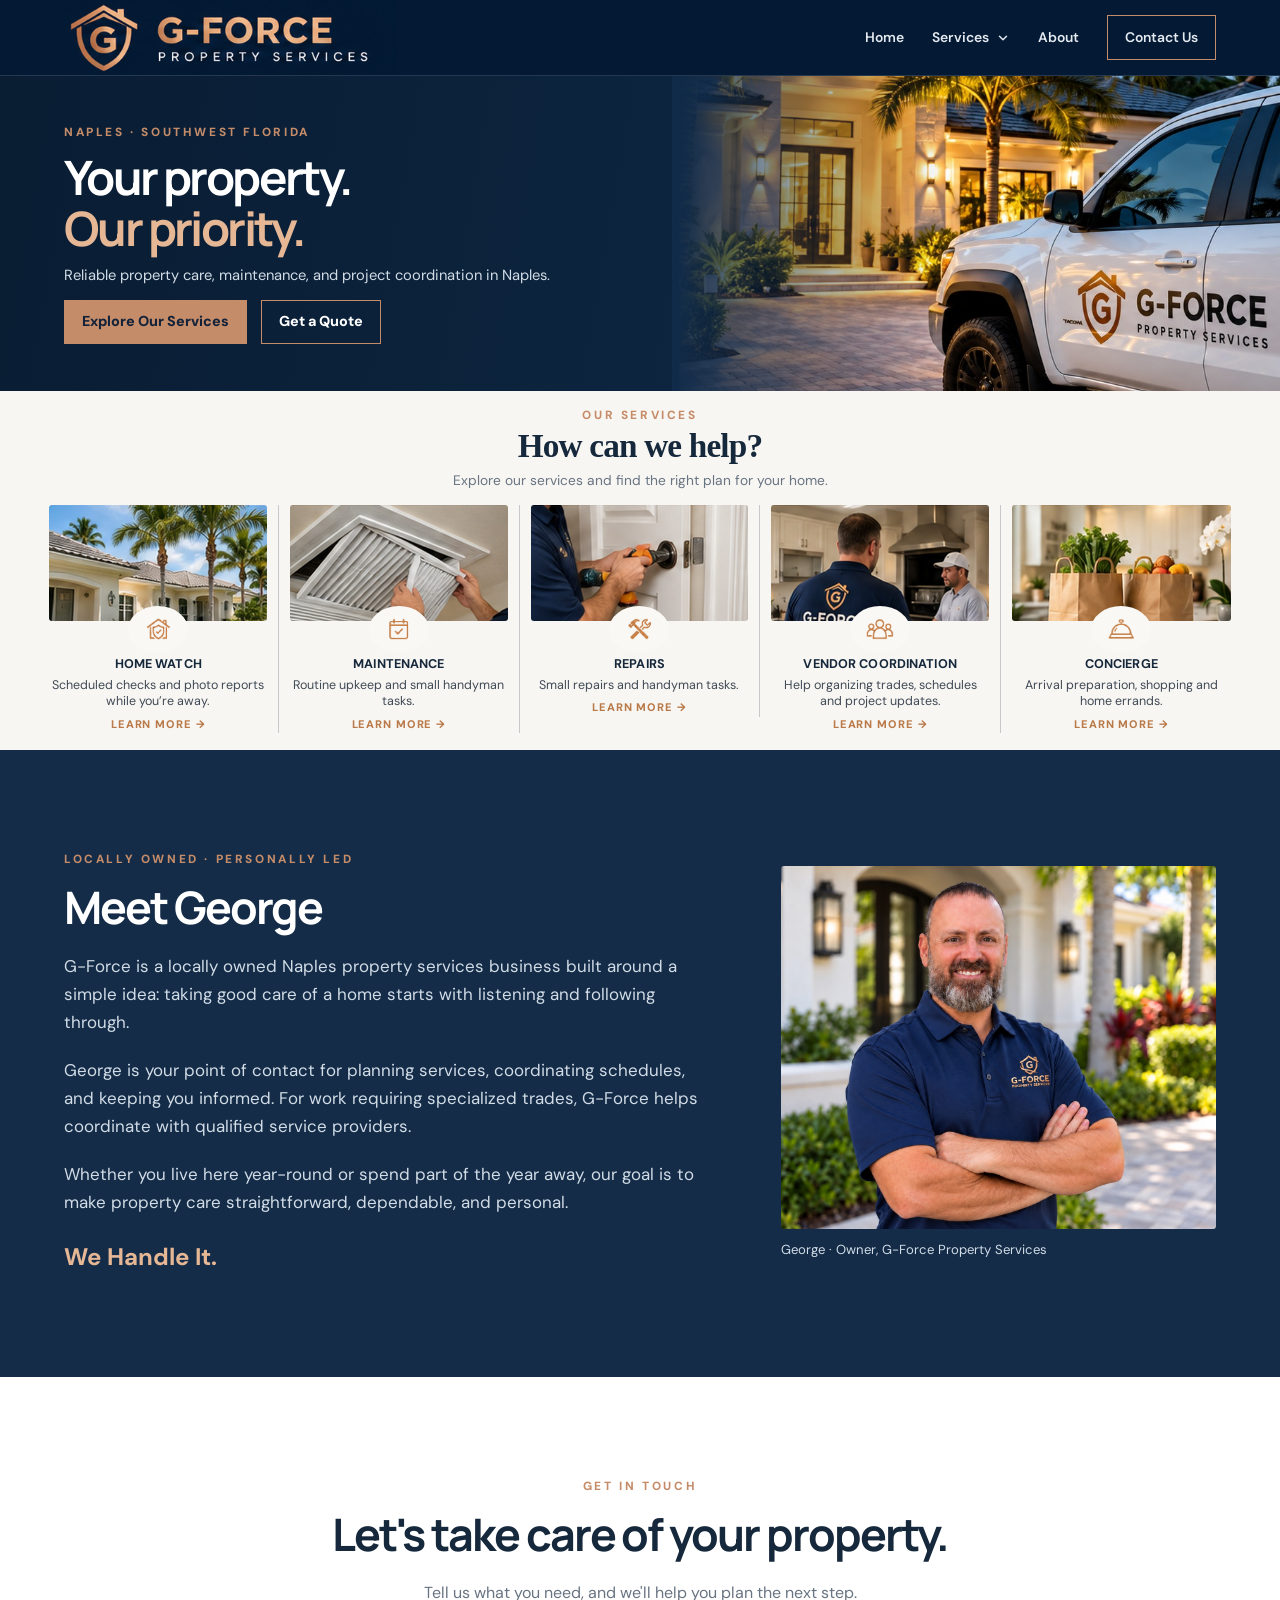
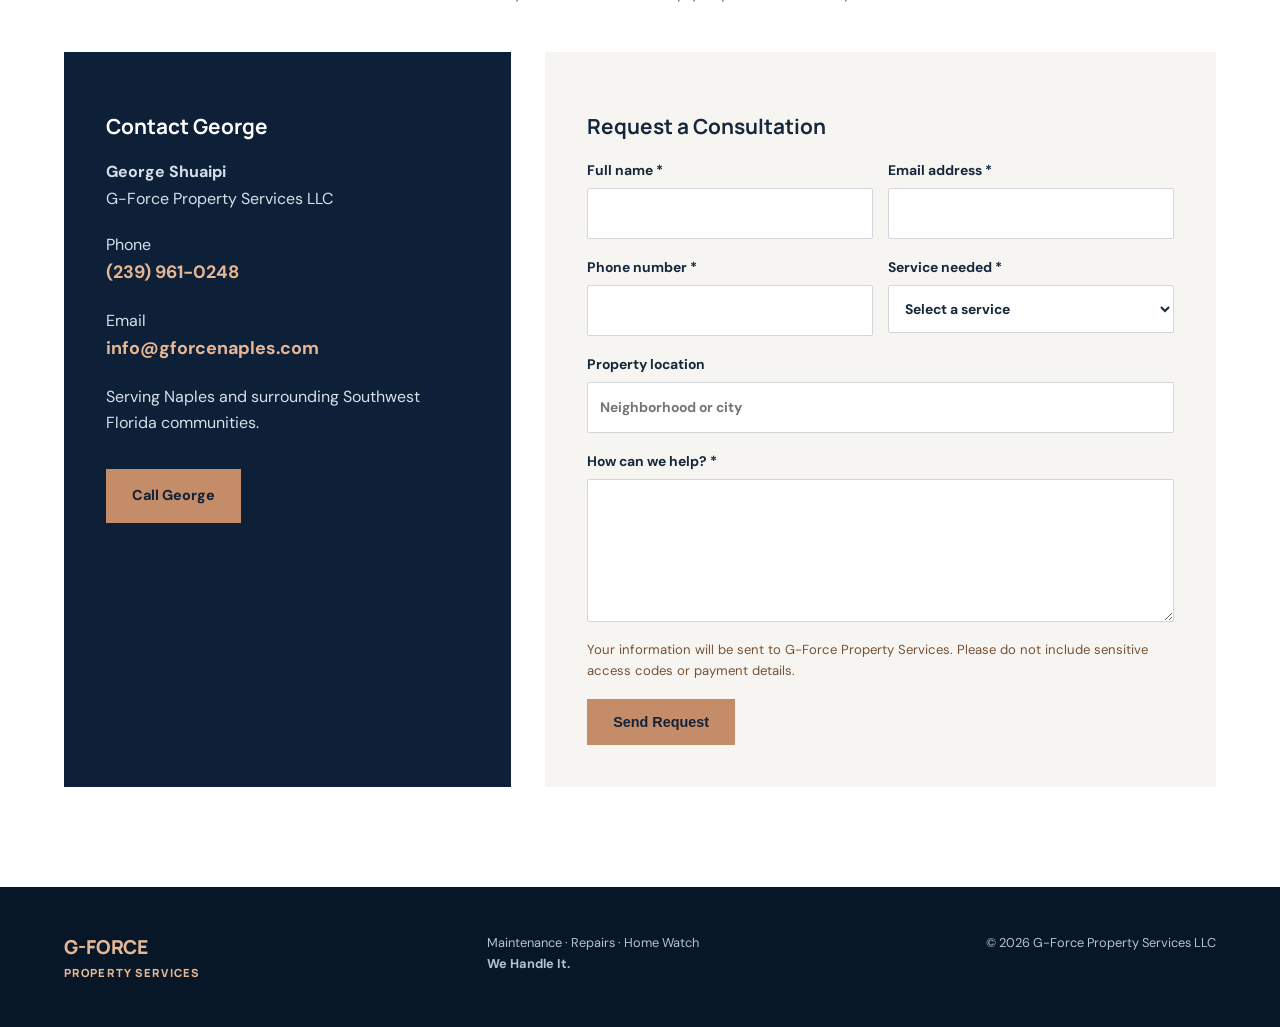
<file: index.html>
<!DOCTYPE html>

<html lang="en"><head><meta charset="utf-8"/><meta content="width=device-width,initial-scale=1" name="viewport"/>
<meta content="G-Force Property Services offers home watch, property maintenance, repairs, project coordination and concierge services in Naples, Florida." name="description"/>
<title>G-Force Property Services | Naples, FL</title>
<link href="style.css" rel="stylesheet"/></head><body>
<header class="header"><a class="brand" href="#home"><img alt="G-Force Property Services" class="header-logo" src="gforce-header-logo.png"/></a><button aria-expanded="false" aria-label="Toggle menu" class="menu">☰</button><nav aria-label="Main navigation" id="nav"><a class="nav-home" href="index.html">Home</a><div class="nav-services"><button aria-controls="services-dropdown" aria-expanded="false" class="services-toggle" type="button">Services<svg aria-hidden="true" class="dropdown-chevron" fill="none" height="14" stroke="currentColor" stroke-linecap="round" stroke-linejoin="round" stroke-width="2.5" viewbox="0 0 24 24" width="14"><path d="m6 9 6 6 6-6"></path></svg></button><div class="services-dropdown" id="services-dropdown"><a href="services.html">All Services</a><a href="home-watch.html">Home Watch</a><a href="property-maintenance.html">Maintenance</a><a href="handyman-services.html">Repairs</a><a href="project-coordination.html">Vendor Coordination</a><a href="homeowner-concierge.html">Concierge</a></div></div><a href="#about">About</a><a class="nav-cta" href="#contact">Contact Us</a></nav></header>
<main>
<section class="hero" id="home"><div class="hero-inner"><p class="eyebrow">NAPLES · SOUTHWEST FLORIDA</p><h1>Your property.<br/><em>Our priority.</em></h1><p class="lead">Reliable property care, maintenance, and project coordination in Naples.</p><div class="actions"><a class="button" href="#services">Explore Our Services</a><a class="button ghost" href="#contact">Get a Quote</a></div></div><div class="hero-art"><img alt="Naples-style home with G-Force branded service truck" src="property-hero.jpg"/></div></section><section aria-label="Complete Property Support" class="services services-overview" id="services"><div class="services-heading"><p class="eyebrow">OUR SERVICES</p><h2>How can we help?</h2><p>Explore our services and find the right plan for your home.</p></div><div class="grid">
<article class="service-tile" tabindex="-1"><a aria-label="Learn about Home Watch" class="service-tile-main" href="home-watch.html"><img alt="Home Watch service illustration" class="service-tile-photo" loading="eager" src="service-home-watch-clean.jpg"/><span class="card-icon"><img alt="" class="approved-service-icon" height="65" loading="eager" src="icon-home-watch.png" width="80"/></span><h3>Home Watch</h3></a><p>Scheduled checks and photo reports while you’re away.</p><a href="home-watch.html">Learn more →</a></article>
<article class="service-tile" tabindex="-1"><a aria-label="Learn about Maintenance" class="service-tile-main" href="property-maintenance.html"><img alt="Maintenance service illustration" class="service-tile-photo" loading="eager" src="service-maintenance-clean.jpg"/><span class="card-icon"><img alt="" class="approved-service-icon" height="65" loading="eager" src="icon-maintenance.png" width="80"/></span><h3>Maintenance</h3></a><p>Routine upkeep and small handyman tasks.</p><a href="property-maintenance.html">Learn more →</a></article>
<article class="service-tile" tabindex="-1"><a aria-label="Learn about Repairs" class="service-tile-main" href="handyman-services.html"><img alt="Repairs service illustration" class="service-tile-photo" loading="eager" src="service-repairs-clean.jpg"/><span class="card-icon"><img alt="" class="approved-service-icon" height="65" loading="eager" src="icon-repairs.png" width="80"/></span><h3>Repairs</h3></a><p>Small repairs and handyman tasks.</p><a href="handyman-services.html">Learn more →</a></article>
<article class="service-tile" tabindex="-1"><a aria-label="Learn about Vendor Coordination" class="service-tile-main" href="project-coordination.html"><img alt="Vendor Coordination service illustration" class="service-tile-photo" loading="eager" src="service-vendor-clean.jpg"/><span class="card-icon"><img alt="" class="approved-service-icon" height="65" loading="eager" src="icon-vendor-coordination.png" width="80"/></span><h3>Vendor Coordination</h3></a><p>Help organizing trades, schedules and project updates.</p><a href="project-coordination.html">Learn more →</a></article>
<article class="service-tile" tabindex="-1"><a aria-label="Learn about Concierge" class="service-tile-main" href="homeowner-concierge.html"><img alt="Concierge service illustration" class="service-tile-photo" loading="eager" src="service-concierge-clean.jpg"/><span class="card-icon"><img alt="" class="approved-service-icon" height="65" loading="eager" src="icon-concierge.png" width="80"/></span><h3>Concierge</h3></a><p>Arrival preparation, shopping and home errands.</p><a href="homeowner-concierge.html">Learn more →</a></article>
</div></section>
<section class="about section" id="about"><div class="about-layout"><div class="about-content"><p class="eyebrow">LOCALLY OWNED · PERSONALLY LED</p><h2>Meet George</h2><p>G-Force is a locally owned Naples property services business built around a simple idea: taking good care of a home starts with listening and following through.</p><p>George is your point of contact for planning services, coordinating schedules, and keeping you informed. For work requiring specialized trades, G-Force helps coordinate with qualified service providers.</p><p>Whether you live here year-round or spend part of the year away, our goal is to make property care straightforward, dependable, and personal.</p><strong>We Handle It.</strong></div><figure class="about-photo"><img alt="George, owner of G-Force Property Services" loading="lazy" src="george-owner.jpg"/><figcaption>George · Owner, G-Force Property Services</figcaption></figure></div></section>
<section class="contact section" id="contact"><p class="eyebrow">GET IN TOUCH</p><h2>Let's take care of your property.</h2><p>Tell us what you need, and we'll help you plan the next step.</p><div class="contact-layout"><div class="contact-details"><h3>Contact George</h3><p><strong>George Shuaipi</strong><br/>G-Force Property Services LLC</p><p>Phone<br/><a class="contact-link" href="tel:+12399610248">(239) 961-0248</a></p><p>Email<br/><a class="contact-link" href="mailto:info@gforcenaples.com">info@gforcenaples.com</a></p><p>Serving Naples and surrounding Southwest Florida communities.</p><a class="button" href="tel:+12399610248">Call George</a></div><div class="form-wrap"><h3>Request a Consultation</h3><form action="https://formspree.io/f/mnpjpbel" id="contact-form" method="POST"><div class="form-row"><label>Full name *<input autocomplete="name" name="name" required=""/></label><label>Email address *<input autocomplete="email" name="email" required="" type="email"/></label></div><div class="form-row"><label>Phone number *<input autocomplete="tel" name="phone" required="" type="tel"/></label><label>Service needed *<select name="service" required=""><option value="">Select a service</option><option>Home Watch</option><option>Property Maintenance</option><option>Repairs &amp; Handyman Services</option><option>Vendor Coordination / Project Oversight</option><option>Homeowner Concierge</option><option>Other</option></select></label></div><label>Property location<input name="location" placeholder="Neighborhood or city"/></label><label>How can we help? *<textarea name="message" required="" rows="5"></textarea></label><p aria-live="polite" class="form-notice" id="form-notice" role="status">Your information will be sent to G-Force Property Services. Please do not include sensitive access codes or payment details.</p><button class="button" type="submit">Send Request</button><div aria-live="polite" hidden="" id="form-feedback" role="status"></div></form></div></div></section>
</main><footer><div class="footer-brand">G-FORCE <span>PROPERTY SERVICES</span></div><div>Maintenance · Repairs · Home Watch<br/><strong>We Handle It.</strong></div><div>© <span id="year"></span> G-Force Property Services LLC</div></footer><script src="script.js"></script></body></html>
</file>
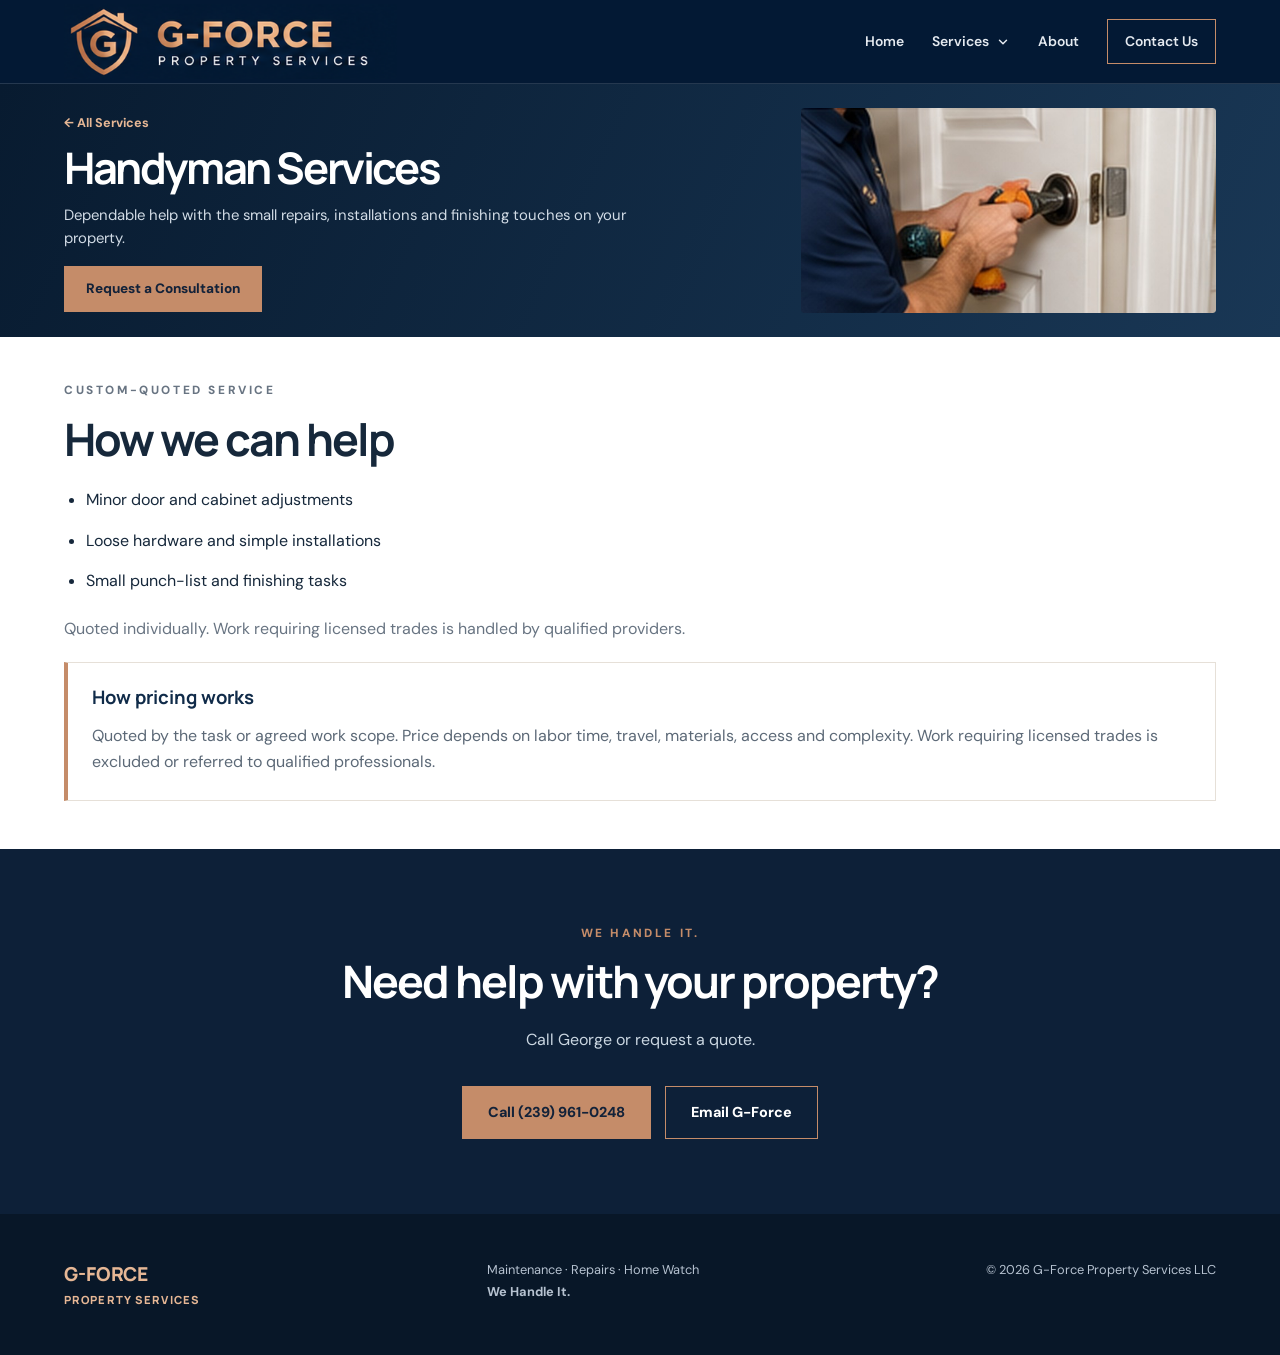
<file: handyman-services.html>
<!DOCTYPE html>

<html lang="en"><head><meta charset="utf-8"/><meta content="width=device-width,initial-scale=1" name="viewport"/><meta content="Dependable help with the small repairs, installations and finishing touches on your property." name="description"/><title>Handyman Services | G-Force Property Services Naples</title><link href="style.css" rel="stylesheet"/></head><body><header class="header"><a class="brand" href="index.html"><img alt="G-Force Property Services" class="header-logo" src="gforce-header-logo.png"/></a><button aria-expanded="false" aria-label="Toggle menu" class="menu">☰</button><nav aria-label="Main navigation" id="nav"><a class="nav-home" href="index.html">Home</a><div class="nav-services"><button aria-controls="services-dropdown" aria-expanded="false" class="services-toggle" type="button">Services<svg aria-hidden="true" class="dropdown-chevron" fill="none" height="14" stroke="currentColor" stroke-linecap="round" stroke-linejoin="round" stroke-width="2.5" viewbox="0 0 24 24" width="14"><path d="m6 9 6 6 6-6"></path></svg></button><div class="services-dropdown" id="services-dropdown"><a href="services.html">All Services</a><a href="home-watch.html">Home Watch</a><a href="property-maintenance.html">Maintenance</a><a href="handyman-services.html">Repairs</a><a href="project-coordination.html">Vendor Coordination</a><a href="homeowner-concierge.html">Concierge</a></div></div><a href="index.html#about">About</a><a class="nav-cta" href="index.html#contact">Contact Us</a></nav></header><main><section class="subhero subhero-with-image"><div class="subhero-inner"><a class="backlink" href="services.html">← All Services</a><h1>Handyman Services</h1><p class="lead">Dependable help with the small repairs, installations and finishing touches on your property.</p><a class="button" href="index.html#contact">Request a Consultation</a></div><div class="subhero-photo"><img alt="Repairs service illustration" loading="eager" src="service-repairs-banner.jpg"/></div></section><section class="content-section"><p class="eyebrow">CUSTOM-QUOTED SERVICE</p><h2>How we can help</h2><ul class="service-simple-list"><li>Minor door and cabinet adjustments</li><li>Loose hardware and simple installations</li><li>Small punch-list and finishing tasks</li></ul><p>Quoted individually. Work requiring licensed trades is handled by qualified providers.</p><div class="service-terms"><h3>How pricing works</h3><p>Quoted by the task or agreed work scope. Price depends on labor time, travel, materials, access and complexity. Work requiring licensed trades is excluded or referred to qualified professionals.</p></div></section><section class="cta-band"><p class="eyebrow">WE HANDLE IT.</p><h2>Need help with your property?</h2><p>Call George or request a quote.</p><div class="actions center"><a class="button" href="tel:+12399610248">Call (239) 961-0248</a><a class="button ghost" href="mailto:info@gforcenaples.com?subject=G-Force%20Service%20Inquiry">Email G-Force</a></div></section></main><footer><div class="footer-brand">G-FORCE <span>PROPERTY SERVICES</span></div><div>Maintenance · Repairs · Home Watch<br/><strong>We Handle It.</strong></div><div>© <span id="year"></span> G-Force Property Services LLC</div></footer><script src="script.js"></script></body></html>
</file>
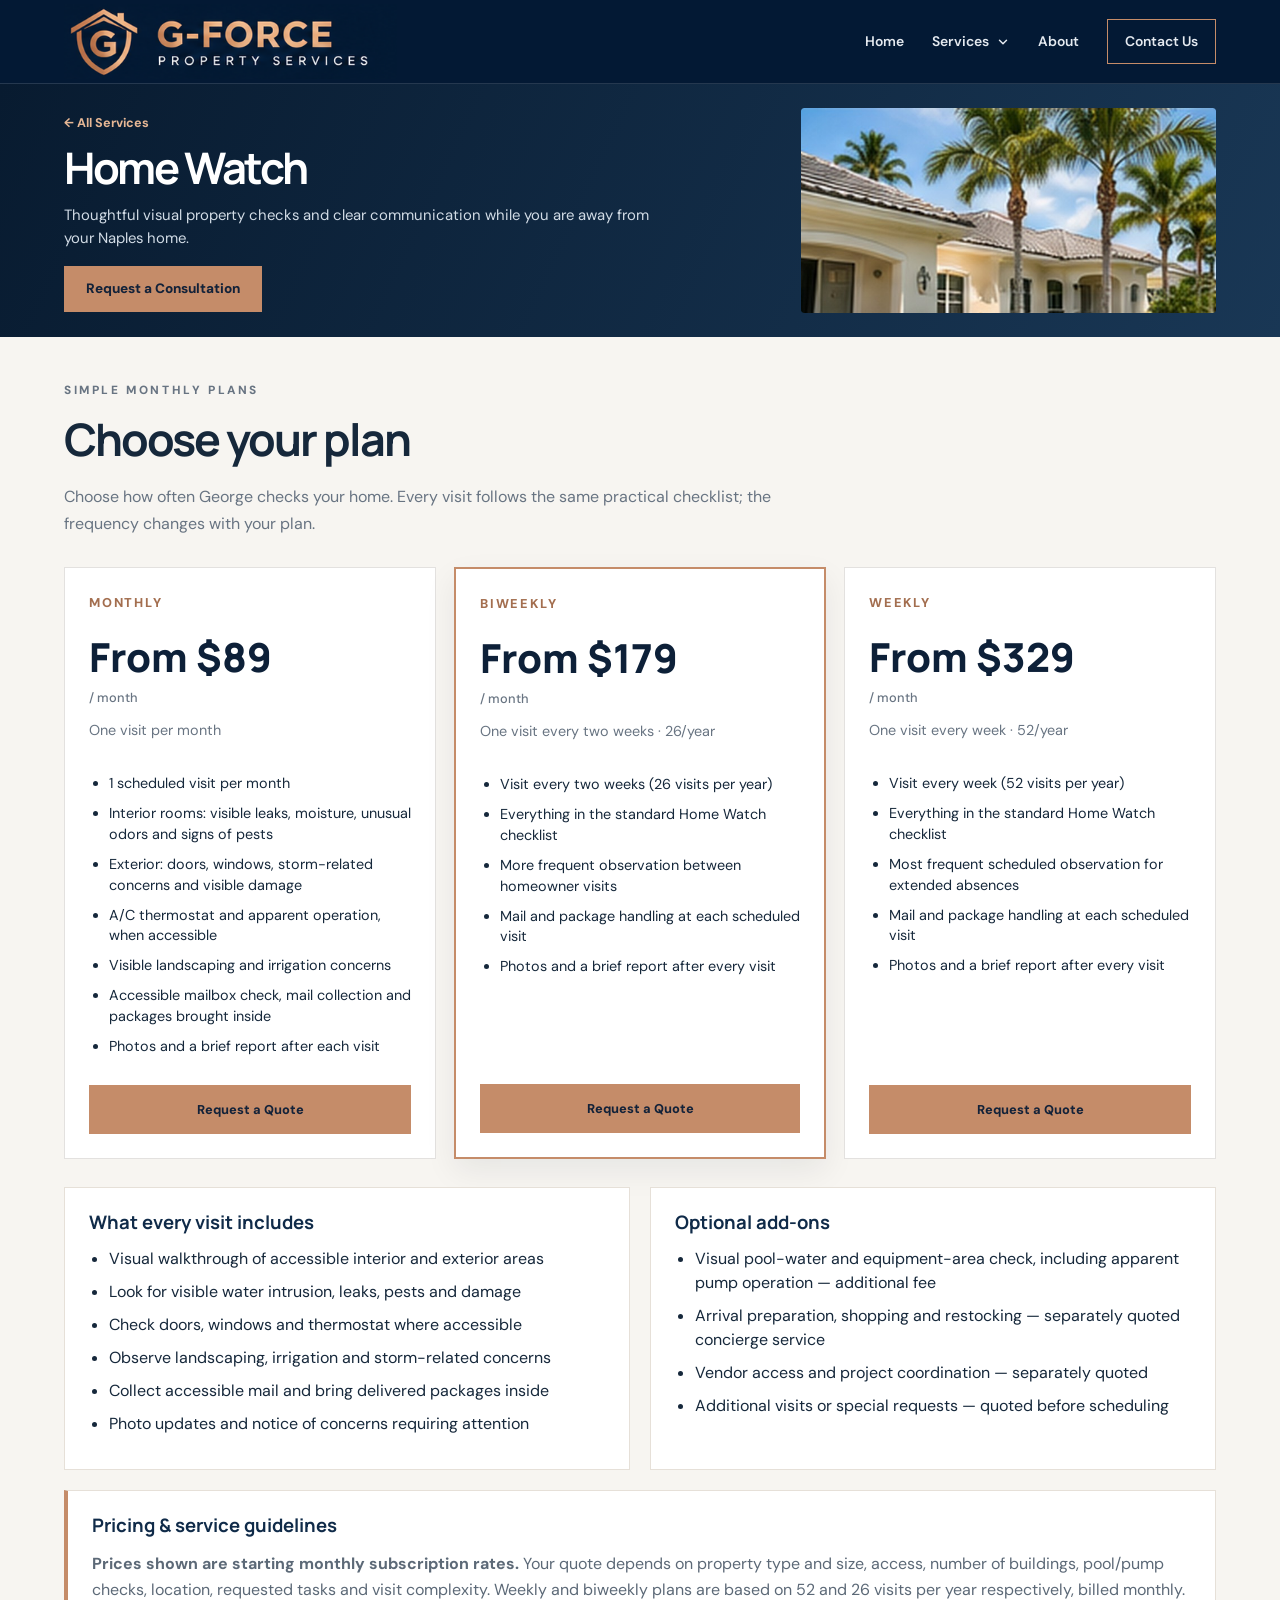
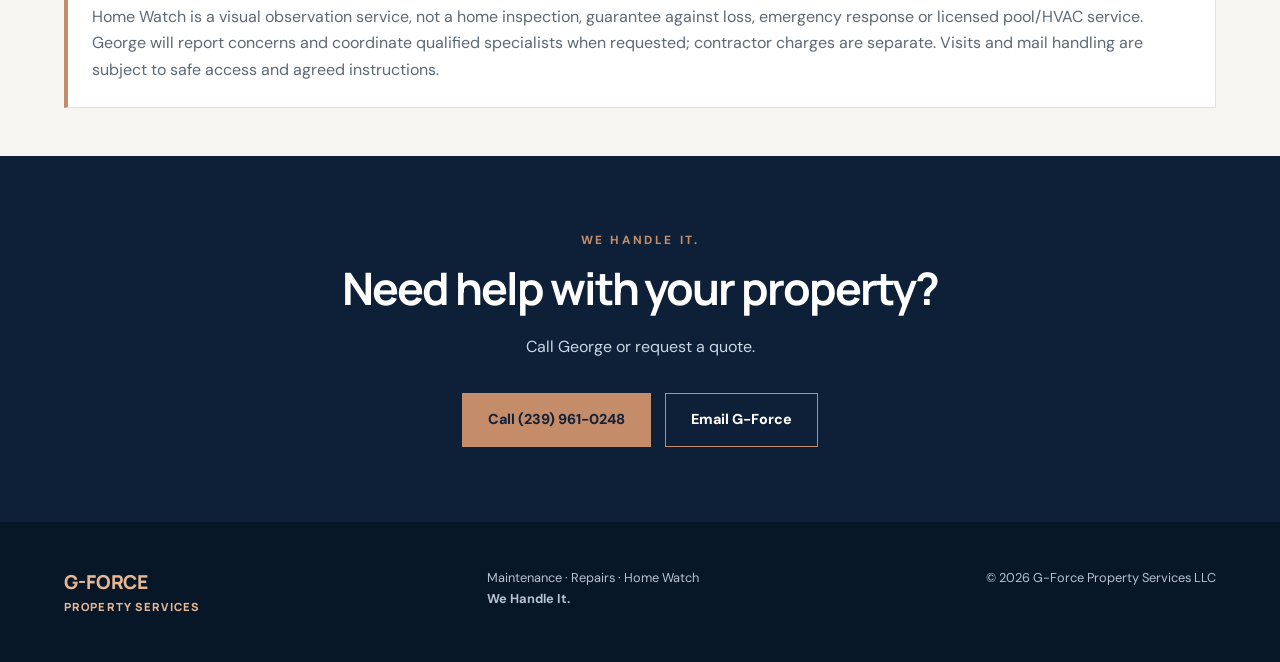
<file: home-watch.html>
<!DOCTYPE html>

<html lang="en"><head><meta charset="utf-8"/><meta content="width=device-width,initial-scale=1" name="viewport"/><meta content="Thoughtful visual property checks and clear communication while you are away from your Naples home." name="description"/><title>Home Watch | G-Force Property Services Naples</title><link href="style.css" rel="stylesheet"/></head><body><header class="header"><a class="brand" href="index.html"><img alt="G-Force Property Services" class="header-logo" src="gforce-header-logo.png"/></a><button aria-expanded="false" aria-label="Toggle menu" class="menu">☰</button><nav aria-label="Main navigation" id="nav"><a class="nav-home" href="index.html">Home</a><div class="nav-services"><button aria-controls="services-dropdown" aria-expanded="false" class="services-toggle" type="button">Services<svg aria-hidden="true" class="dropdown-chevron" fill="none" height="14" stroke="currentColor" stroke-linecap="round" stroke-linejoin="round" stroke-width="2.5" viewbox="0 0 24 24" width="14"><path d="m6 9 6 6 6-6"></path></svg></button><div class="services-dropdown" id="services-dropdown"><a href="services.html">All Services</a><a href="home-watch.html">Home Watch</a><a href="property-maintenance.html">Maintenance</a><a href="handyman-services.html">Repairs</a><a href="project-coordination.html">Vendor Coordination</a><a href="homeowner-concierge.html">Concierge</a></div></div><a href="index.html#about">About</a><a class="nav-cta" href="index.html#contact">Contact Us</a></nav></header><main><section class="subhero subhero-with-image"><div class="subhero-inner"><a class="backlink" href="services.html">← All Services</a><h1>Home Watch</h1><p class="lead">Thoughtful visual property checks and clear communication while you are away from your Naples home.</p><a class="button" href="index.html#contact">Request a Consultation</a></div><div class="subhero-photo"><img alt="Home Watch service illustration" loading="eager" src="service-home-watch-banner.jpg"/></div></section>
<section class="content-section shaded"><p class="eyebrow">SIMPLE MONTHLY PLANS</p><h2>Choose your plan</h2><p>Choose how often George checks your home. Every visit follows the same practical checklist; the frequency changes with your plan.</p><div class="plans" data-plan-type="home-watch"><article class="plan"><p class="plan-label">Monthly</p><div class="plan-price">From $89<small>/ month</small></div><p>One visit per month</p><ul><li>1 scheduled visit per month</li><li>Interior rooms: visible leaks, moisture, unusual odors and signs of pests</li><li>Exterior: doors, windows, storm-related concerns and visible damage</li><li>A/C thermostat and apparent operation, when accessible</li><li>Visible landscaping and irrigation concerns</li><li>Accessible mailbox check, mail collection and packages brought inside</li><li>Photos and a brief report after each visit</li></ul><a class="button" href="index.html#contact">Request a Quote</a></article><article class="plan featured"><p class="plan-label">Biweekly</p><div class="plan-price">From $179<small>/ month</small></div><p>One visit every two weeks · 26/year</p><ul><li>Visit every two weeks (26 visits per year)</li><li>Everything in the standard Home Watch checklist</li><li>More frequent observation between homeowner visits</li><li>Mail and package handling at each scheduled visit</li><li>Photos and a brief report after every visit</li></ul><a class="button" href="index.html#contact">Request a Quote</a></article><article class="plan"><p class="plan-label">Weekly</p><div class="plan-price">From $329<small>/ month</small></div><p>One visit every week · 52/year</p><ul><li>Visit every week (52 visits per year)</li><li>Everything in the standard Home Watch checklist</li><li>Most frequent scheduled observation for extended absences</li><li>Mail and package handling at each scheduled visit</li><li>Photos and a brief report after every visit</li></ul><a class="button" href="index.html#contact">Request a Quote</a></article></div><div class="service-info-grid"><div class="service-info-card"><h3>What every visit includes</h3><ul><li>Visual walkthrough of accessible interior and exterior areas</li><li>Look for visible water intrusion, leaks, pests and damage</li><li>Check doors, windows and thermostat where accessible</li><li>Observe landscaping, irrigation and storm-related concerns</li><li>Collect accessible mail and bring delivered packages inside</li><li>Photo updates and notice of concerns requiring attention</li></ul></div><div class="service-info-card"><h3>Optional add-ons</h3><ul><li>Visual pool-water and equipment-area check, including apparent pump operation — additional fee</li><li>Arrival preparation, shopping and restocking — separately quoted concierge service</li><li>Vendor access and project coordination — separately quoted</li><li>Additional visits or special requests — quoted before scheduling</li></ul></div></div><div class="service-terms"><h3>Pricing &amp; service guidelines</h3><p><strong>Prices shown are starting monthly subscription rates.</strong> Your quote depends on property type and size, access, number of buildings, pool/pump checks, location, requested tasks and visit complexity. Weekly and biweekly plans are based on 52 and 26 visits per year respectively, billed monthly. Home Watch is a visual observation service, not a home inspection, guarantee against loss, emergency response or licensed pool/HVAC service. George will report concerns and coordinate qualified specialists when requested; contractor charges are separate. Visits and mail handling are subject to safe access and agreed instructions.</p></div></section>
<section class="cta-band"><p class="eyebrow">WE HANDLE IT.</p><h2>Need help with your property?</h2><p>Call George or request a quote.</p><div class="actions center"><a class="button" href="tel:+12399610248">Call (239) 961-0248</a><a class="button ghost" href="mailto:info@gforcenaples.com?subject=G-Force%20Service%20Inquiry">Email G-Force</a></div></section></main><footer><div class="footer-brand">G-FORCE <span>PROPERTY SERVICES</span></div><div>Maintenance · Repairs · Home Watch<br/><strong>We Handle It.</strong></div><div>© <span id="year"></span> G-Force Property Services LLC</div></footer><script src="script.js"></script></body></html>
</file>
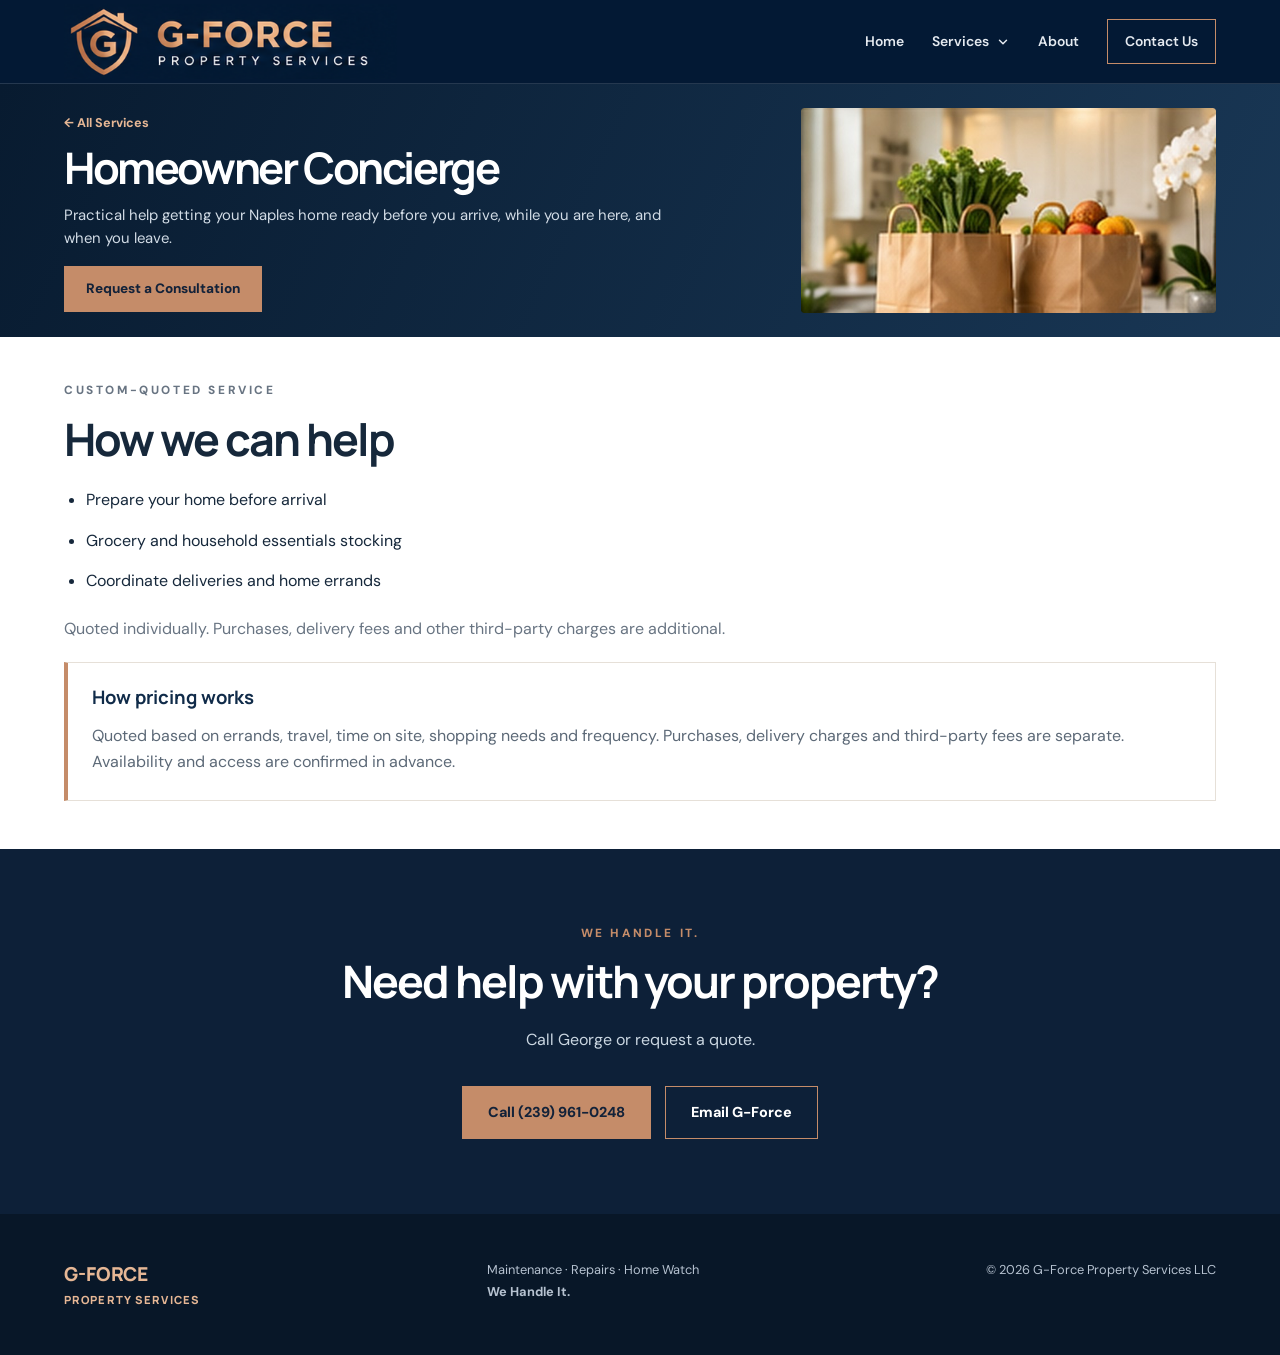
<file: homeowner-concierge.html>
<!DOCTYPE html>

<html lang="en"><head><meta charset="utf-8"/><meta content="width=device-width,initial-scale=1" name="viewport"/><meta content="Practical help getting your Naples home ready before you arrive, while you are here, and when you leave." name="description"/><title>Homeowner Concierge | G-Force Property Services Naples</title><link href="style.css" rel="stylesheet"/></head><body><header class="header"><a class="brand" href="index.html"><img alt="G-Force Property Services" class="header-logo" src="gforce-header-logo.png"/></a><button aria-expanded="false" aria-label="Toggle menu" class="menu">☰</button><nav aria-label="Main navigation" id="nav"><a class="nav-home" href="index.html">Home</a><div class="nav-services"><button aria-controls="services-dropdown" aria-expanded="false" class="services-toggle" type="button">Services<svg aria-hidden="true" class="dropdown-chevron" fill="none" height="14" stroke="currentColor" stroke-linecap="round" stroke-linejoin="round" stroke-width="2.5" viewbox="0 0 24 24" width="14"><path d="m6 9 6 6 6-6"></path></svg></button><div class="services-dropdown" id="services-dropdown"><a href="services.html">All Services</a><a href="home-watch.html">Home Watch</a><a href="property-maintenance.html">Maintenance</a><a href="handyman-services.html">Repairs</a><a href="project-coordination.html">Vendor Coordination</a><a href="homeowner-concierge.html">Concierge</a></div></div><a href="index.html#about">About</a><a class="nav-cta" href="index.html#contact">Contact Us</a></nav></header><main><section class="subhero subhero-with-image"><div class="subhero-inner"><a class="backlink" href="services.html">← All Services</a><h1>Homeowner Concierge</h1><p class="lead">Practical help getting your Naples home ready before you arrive, while you are here, and when you leave.</p><a class="button" href="index.html#contact">Request a Consultation</a></div><div class="subhero-photo"><img alt="Concierge service illustration" loading="eager" src="service-concierge-banner.jpg"/></div></section><section class="content-section"><p class="eyebrow">CUSTOM-QUOTED SERVICE</p><h2>How we can help</h2><ul class="service-simple-list"><li>Prepare your home before arrival</li><li>Grocery and household essentials stocking</li><li>Coordinate deliveries and home errands</li></ul><p>Quoted individually. Purchases, delivery fees and other third-party charges are additional.</p><div class="service-terms"><h3>How pricing works</h3><p>Quoted based on errands, travel, time on site, shopping needs and frequency. Purchases, delivery charges and third-party fees are separate. Availability and access are confirmed in advance.</p></div></section><section class="cta-band"><p class="eyebrow">WE HANDLE IT.</p><h2>Need help with your property?</h2><p>Call George or request a quote.</p><div class="actions center"><a class="button" href="tel:+12399610248">Call (239) 961-0248</a><a class="button ghost" href="mailto:info@gforcenaples.com?subject=G-Force%20Service%20Inquiry">Email G-Force</a></div></section></main><footer><div class="footer-brand">G-FORCE <span>PROPERTY SERVICES</span></div><div>Maintenance · Repairs · Home Watch<br/><strong>We Handle It.</strong></div><div>© <span id="year"></span> G-Force Property Services LLC</div></footer><script src="script.js"></script></body></html>
</file>
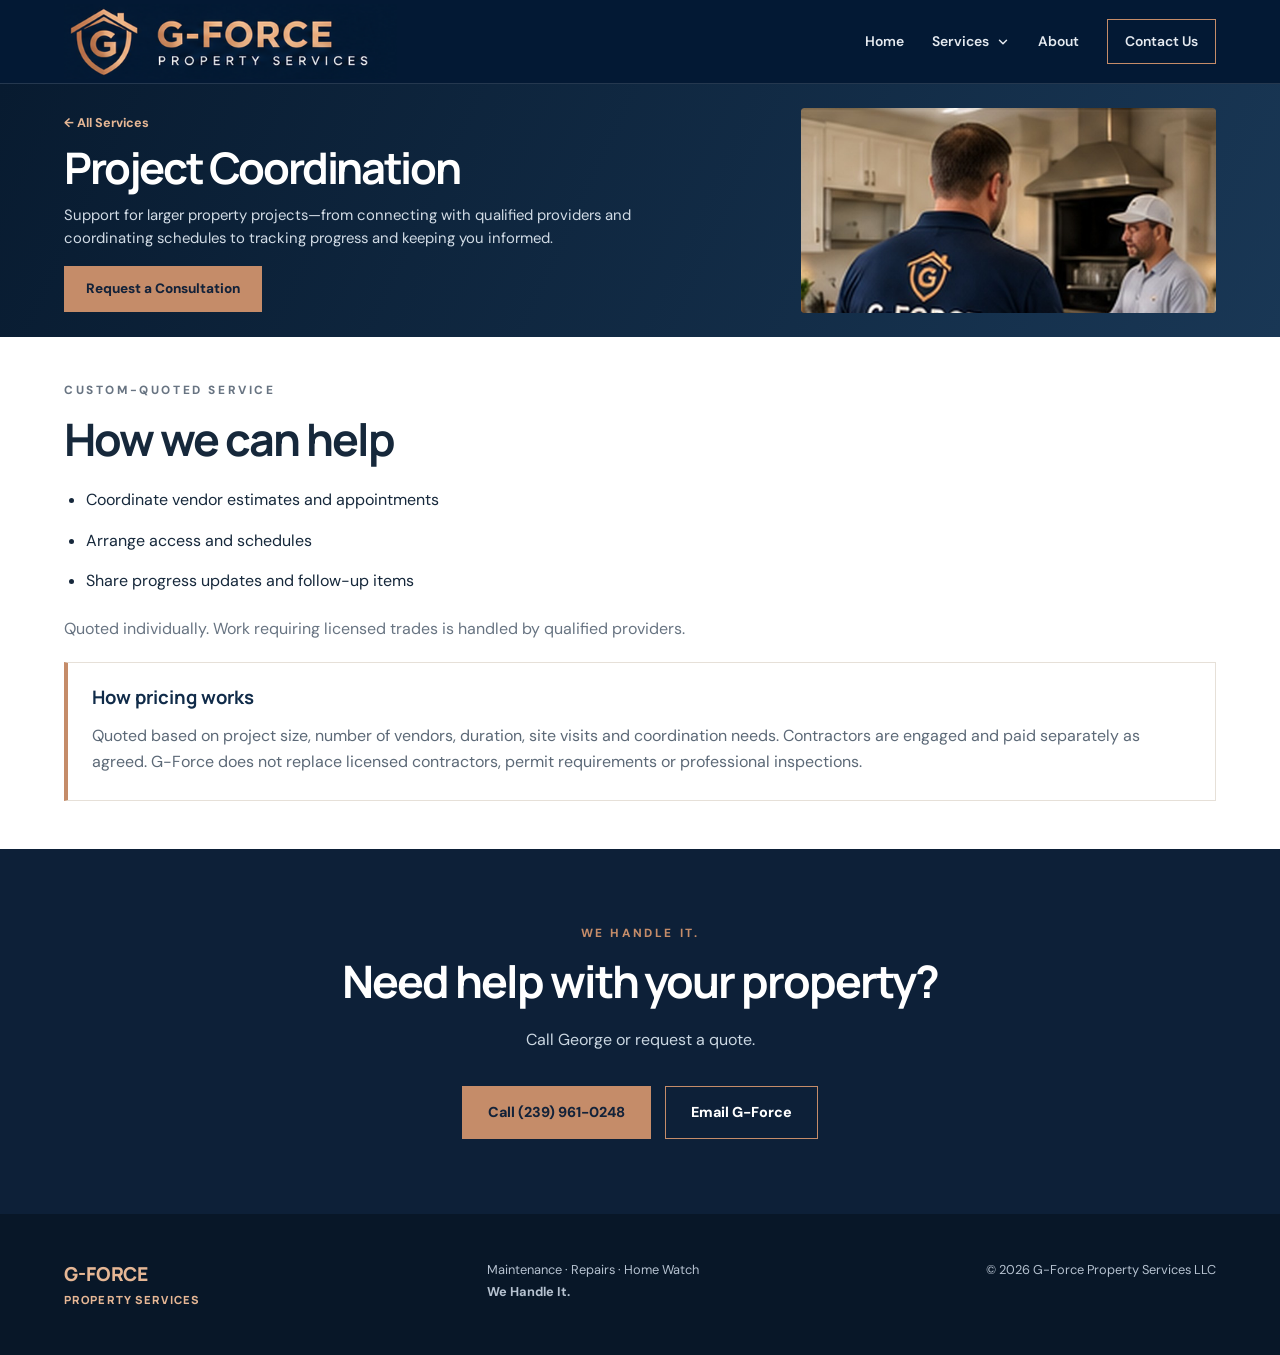
<file: project-coordination.html>
<!DOCTYPE html>

<html lang="en"><head><meta charset="utf-8"/><meta content="width=device-width,initial-scale=1" name="viewport"/><meta content="One reliable point of contact to help organize vendors, timelines, updates and the moving pieces of your property project." name="description"/><title>Project Coordination | G-Force Property Services Naples</title><link href="style.css" rel="stylesheet"/></head><body><header class="header"><a class="brand" href="index.html"><img alt="G-Force Property Services" class="header-logo" src="gforce-header-logo.png"/></a><button aria-expanded="false" aria-label="Toggle menu" class="menu">☰</button><nav aria-label="Main navigation" id="nav"><a class="nav-home" href="index.html">Home</a><div class="nav-services"><button aria-controls="services-dropdown" aria-expanded="false" class="services-toggle" type="button">Services<svg aria-hidden="true" class="dropdown-chevron" fill="none" height="14" stroke="currentColor" stroke-linecap="round" stroke-linejoin="round" stroke-width="2.5" viewbox="0 0 24 24" width="14"><path d="m6 9 6 6 6-6"></path></svg></button><div class="services-dropdown" id="services-dropdown"><a href="services.html">All Services</a><a href="home-watch.html">Home Watch</a><a href="property-maintenance.html">Maintenance</a><a href="handyman-services.html">Repairs</a><a href="project-coordination.html">Vendor Coordination</a><a href="homeowner-concierge.html">Concierge</a></div></div><a href="index.html#about">About</a><a class="nav-cta" href="index.html#contact">Contact Us</a></nav></header><main><section class="subhero subhero-with-image"><div class="subhero-inner"><a class="backlink" href="services.html">← All Services</a><h1>Project Coordination</h1><p class="lead">Support for larger property projects—from connecting with qualified providers and coordinating schedules to tracking progress and keeping you informed.</p><a class="button" href="index.html#contact">Request a Consultation</a></div><div class="subhero-photo"><img alt="Vendor Coordination service illustration" loading="eager" src="service-vendor-banner.jpg"/></div></section><section class="content-section"><p class="eyebrow">CUSTOM-QUOTED SERVICE</p><h2>How we can help</h2><ul class="service-simple-list"><li>Coordinate vendor estimates and appointments</li><li>Arrange access and schedules</li><li>Share progress updates and follow-up items</li></ul><p>Quoted individually. Work requiring licensed trades is handled by qualified providers.</p><div class="service-terms"><h3>How pricing works</h3><p>Quoted based on project size, number of vendors, duration, site visits and coordination needs. Contractors are engaged and paid separately as agreed. G-Force does not replace licensed contractors, permit requirements or professional inspections.</p></div></section><section class="cta-band"><p class="eyebrow">WE HANDLE IT.</p><h2>Need help with your property?</h2><p>Call George or request a quote.</p><div class="actions center"><a class="button" href="tel:+12399610248">Call (239) 961-0248</a><a class="button ghost" href="mailto:info@gforcenaples.com?subject=G-Force%20Service%20Inquiry">Email G-Force</a></div></section></main><footer><div class="footer-brand">G-FORCE <span>PROPERTY SERVICES</span></div><div>Maintenance · Repairs · Home Watch<br/><strong>We Handle It.</strong></div><div>© <span id="year"></span> G-Force Property Services LLC</div></footer><script src="script.js"></script></body></html>
</file>
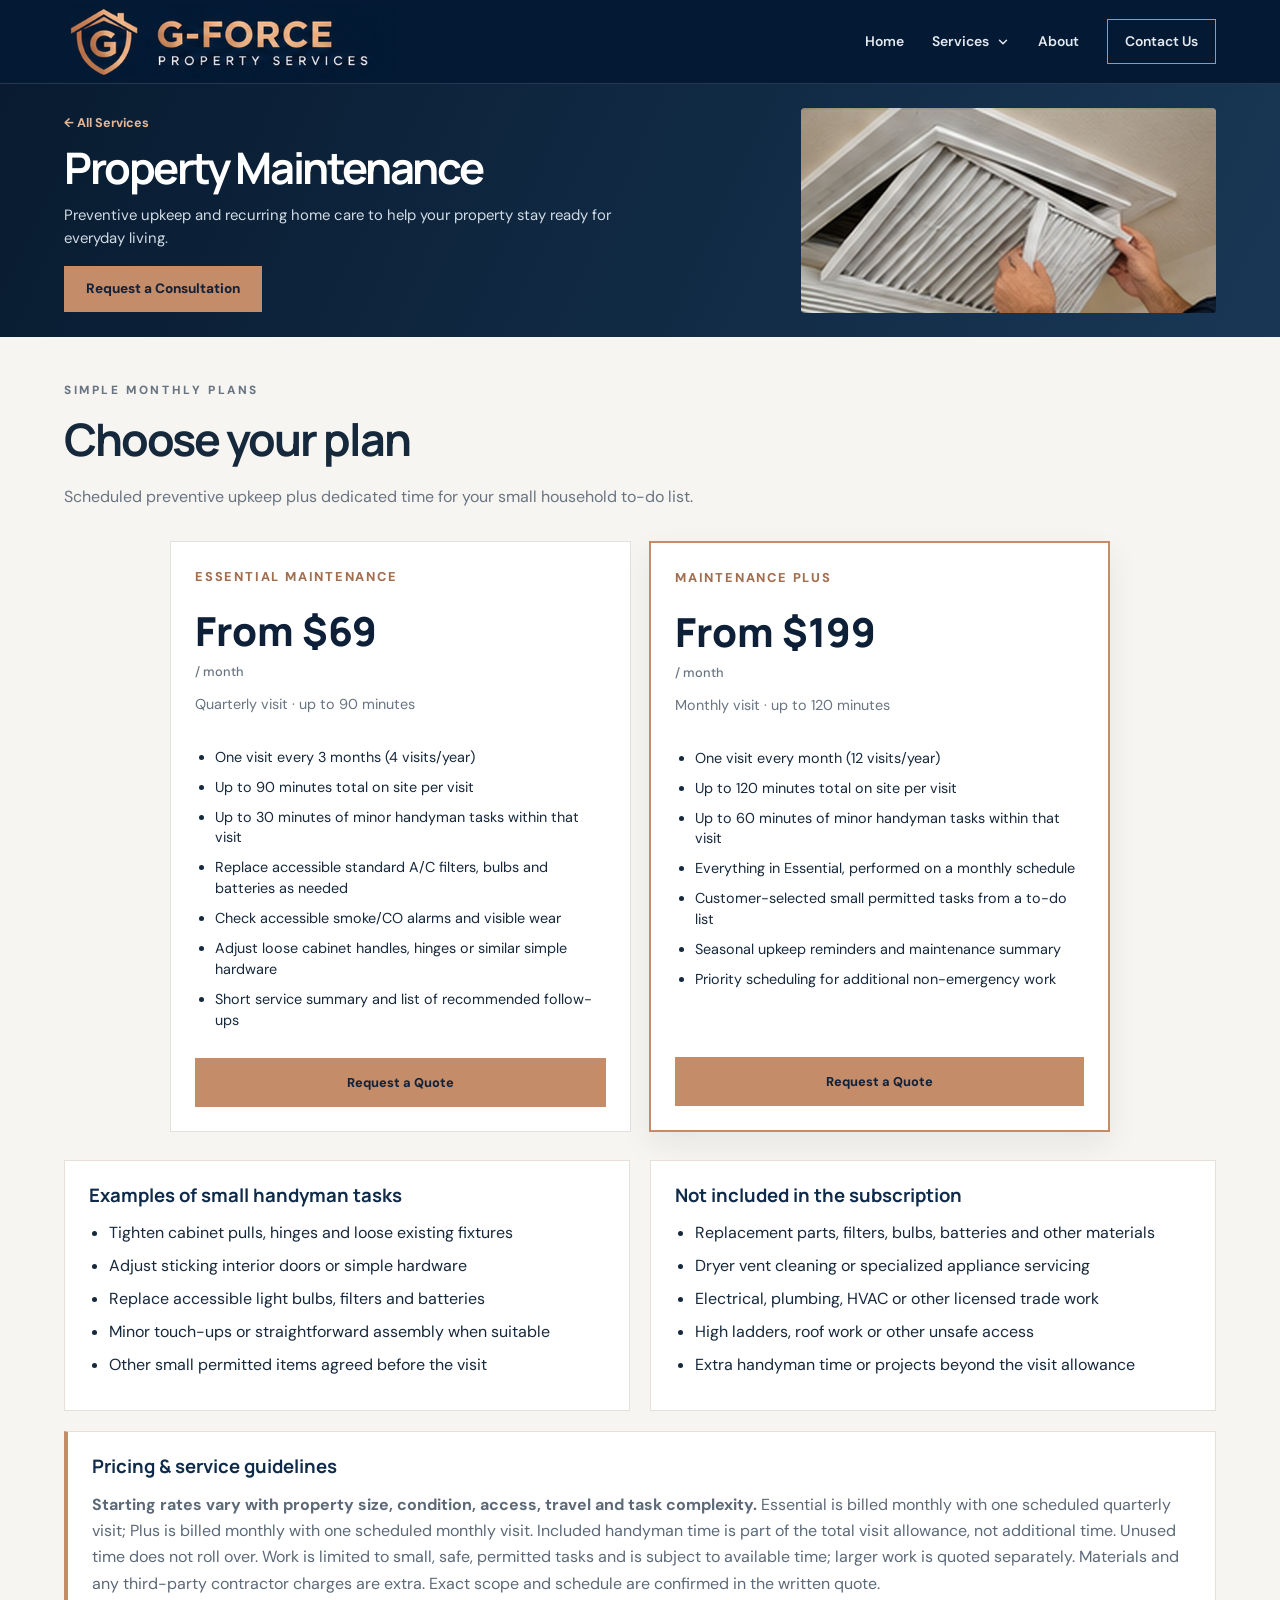
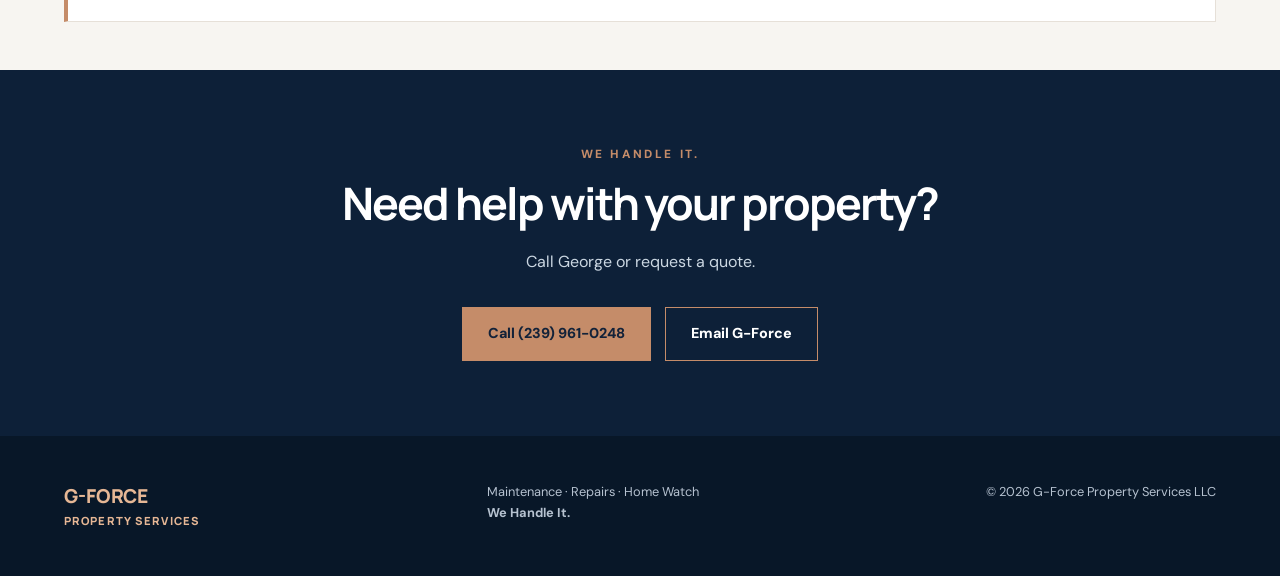
<file: property-maintenance.html>
<!DOCTYPE html>

<html lang="en"><head><meta charset="utf-8"/><meta content="width=device-width,initial-scale=1" name="viewport"/><meta content="Preventive upkeep and recurring home care to help your property stay ready for everyday living." name="description"/><title>Property Maintenance | G-Force Property Services Naples</title><link href="style.css" rel="stylesheet"/></head><body><header class="header"><a class="brand" href="index.html"><img alt="G-Force Property Services" class="header-logo" src="gforce-header-logo.png"/></a><button aria-expanded="false" aria-label="Toggle menu" class="menu">☰</button><nav aria-label="Main navigation" id="nav"><a class="nav-home" href="index.html">Home</a><div class="nav-services"><button aria-controls="services-dropdown" aria-expanded="false" class="services-toggle" type="button">Services<svg aria-hidden="true" class="dropdown-chevron" fill="none" height="14" stroke="currentColor" stroke-linecap="round" stroke-linejoin="round" stroke-width="2.5" viewbox="0 0 24 24" width="14"><path d="m6 9 6 6 6-6"></path></svg></button><div class="services-dropdown" id="services-dropdown"><a href="services.html">All Services</a><a href="home-watch.html">Home Watch</a><a href="property-maintenance.html">Maintenance</a><a href="handyman-services.html">Repairs</a><a href="project-coordination.html">Vendor Coordination</a><a href="homeowner-concierge.html">Concierge</a></div></div><a href="index.html#about">About</a><a class="nav-cta" href="index.html#contact">Contact Us</a></nav></header><main><section class="subhero subhero-with-image"><div class="subhero-inner"><a class="backlink" href="services.html">← All Services</a><h1>Property Maintenance</h1><p class="lead">Preventive upkeep and recurring home care to help your property stay ready for everyday living.</p><a class="button" href="index.html#contact">Request a Consultation</a></div><div class="subhero-photo"><img alt="Maintenance service illustration" loading="eager" src="service-maintenance-banner.jpg"/></div></section><section class="content-section shaded"><p class="eyebrow">SIMPLE MONTHLY PLANS</p><h2>Choose your plan</h2><p>Scheduled preventive upkeep plus dedicated time for your small household to-do list.</p><div class="plans" data-plan-type="maintenance"><article class="plan"><p class="plan-label">Essential Maintenance</p><div class="plan-price">From $69<small>/ month</small></div><p>Quarterly visit · up to 90 minutes</p><ul><li>One visit every 3 months (4 visits/year)</li><li>Up to 90 minutes total on site per visit</li><li>Up to 30 minutes of minor handyman tasks within that visit</li><li>Replace accessible standard A/C filters, bulbs and batteries as needed</li><li>Check accessible smoke/CO alarms and visible wear</li><li>Adjust loose cabinet handles, hinges or similar simple hardware</li><li>Short service summary and list of recommended follow-ups</li></ul><a class="button" href="index.html#contact">Request a Quote</a></article><article class="plan featured"><p class="plan-label">Maintenance Plus</p><div class="plan-price">From $199<small>/ month</small></div><p>Monthly visit · up to 120 minutes</p><ul><li>One visit every month (12 visits/year)</li><li>Up to 120 minutes total on site per visit</li><li>Up to 60 minutes of minor handyman tasks within that visit</li><li>Everything in Essential, performed on a monthly schedule</li><li>Customer-selected small permitted tasks from a to-do list</li><li>Seasonal upkeep reminders and maintenance summary</li><li>Priority scheduling for additional non-emergency work</li></ul><a class="button" href="index.html#contact">Request a Quote</a></article></div><div class="service-info-grid"><div class="service-info-card"><h3>Examples of small handyman tasks</h3><ul><li>Tighten cabinet pulls, hinges and loose existing fixtures</li><li>Adjust sticking interior doors or simple hardware</li><li>Replace accessible light bulbs, filters and batteries</li><li>Minor touch-ups or straightforward assembly when suitable</li><li>Other small permitted items agreed before the visit</li></ul></div><div class="service-info-card"><h3>Not included in the subscription</h3><ul><li>Replacement parts, filters, bulbs, batteries and other materials</li><li>Dryer vent cleaning or specialized appliance servicing</li><li>Electrical, plumbing, HVAC or other licensed trade work</li><li>High ladders, roof work or other unsafe access</li><li>Extra handyman time or projects beyond the visit allowance</li></ul></div></div><div class="service-terms"><h3>Pricing &amp; service guidelines</h3><p><strong>Starting rates vary with property size, condition, access, travel and task complexity.</strong> Essential is billed monthly with one scheduled quarterly visit; Plus is billed monthly with one scheduled monthly visit. Included handyman time is part of the total visit allowance, not additional time. Unused time does not roll over. Work is limited to small, safe, permitted tasks and is subject to available time; larger work is quoted separately. Materials and any third-party contractor charges are extra. Exact scope and schedule are confirmed in the written quote.</p></div></section><section class="cta-band"><p class="eyebrow">WE HANDLE IT.</p><h2>Need help with your property?</h2><p>Call George or request a quote.</p><div class="actions center"><a class="button" href="tel:+12399610248">Call (239) 961-0248</a><a class="button ghost" href="mailto:info@gforcenaples.com?subject=G-Force%20Service%20Inquiry">Email G-Force</a></div></section></main><footer><div class="footer-brand">G-FORCE <span>PROPERTY SERVICES</span></div><div>Maintenance · Repairs · Home Watch<br/><strong>We Handle It.</strong></div><div>© <span id="year"></span> G-Force Property Services LLC</div></footer><script src="script.js"></script></body></html>
</file>
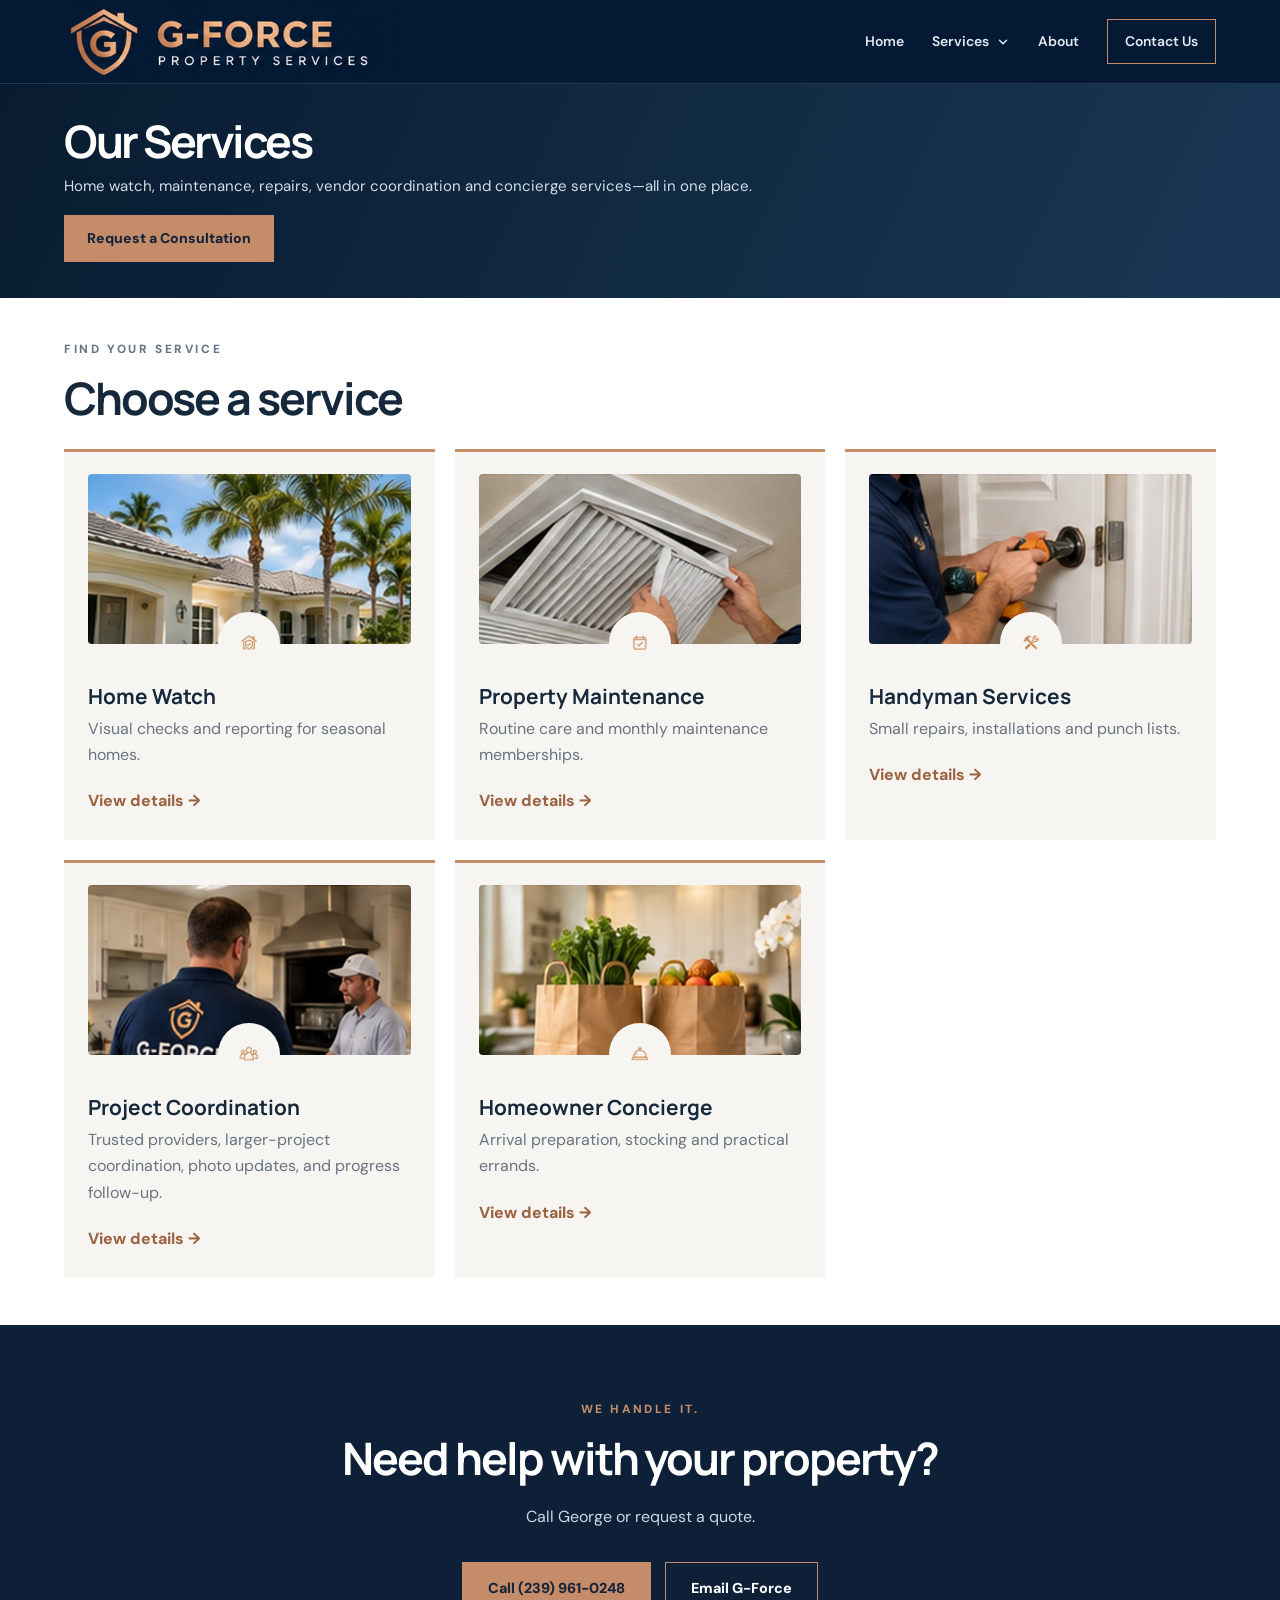
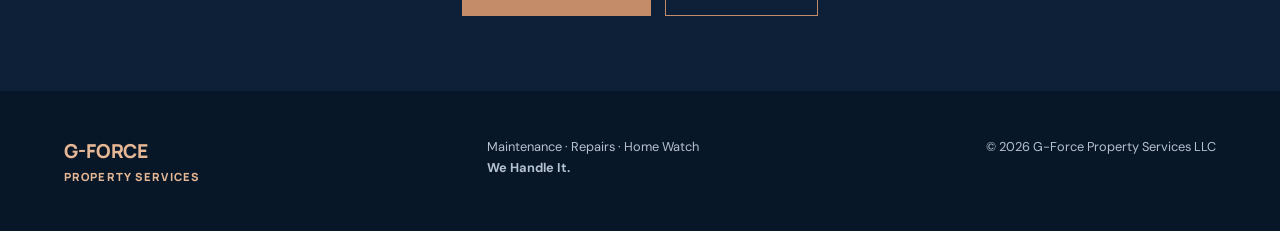
<file: services.html>
<!DOCTYPE html>

<html lang="en"><head><meta charset="utf-8"/><meta content="width=device-width,initial-scale=1" name="viewport"/><meta content="Explore G-Force property services, compare proposed care packages, and request a custom plan." name="description"/><title>Our Services | G-Force Property Services Naples</title><link href="style.css" rel="stylesheet"/></head><body><header class="header"><a class="brand" href="index.html"><img alt="G-Force Property Services" class="header-logo" src="gforce-header-logo.png"/></a><button aria-expanded="false" aria-label="Toggle menu" class="menu">☰</button><nav aria-label="Main navigation" id="nav"><a class="nav-home" href="index.html">Home</a><div class="nav-services"><button aria-controls="services-dropdown" aria-expanded="false" class="services-toggle" type="button">Services<svg aria-hidden="true" class="dropdown-chevron" fill="none" height="14" stroke="currentColor" stroke-linecap="round" stroke-linejoin="round" stroke-width="2.5" viewbox="0 0 24 24" width="14"><path d="m6 9 6 6 6-6"></path></svg></button><div class="services-dropdown" id="services-dropdown"><a href="services.html">All Services</a><a href="home-watch.html">Home Watch</a><a href="property-maintenance.html">Maintenance</a><a href="handyman-services.html">Repairs</a><a href="project-coordination.html">Vendor Coordination</a><a href="homeowner-concierge.html">Concierge</a></div></div><a href="index.html#about">About</a><a class="nav-cta" href="index.html#contact">Contact Us</a></nav></header><main><section class="subhero all-services-compact"><div class="subhero-inner"><h1>Our Services</h1><p class="lead">Home watch, maintenance, repairs, vendor coordination and concierge services—all in one place.</p><a class="button" href="index.html#contact">Request a Consultation</a></div></section><section class="content-section"><p class="eyebrow">FIND YOUR SERVICE</p><h2>Choose a service</h2><div class="service-page-grid"><a class="service-page-card" href="home-watch.html"><div class="services-photo-frame"><img alt="Home Watch service illustration" class="service-index-photo" loading="lazy" src="service-home-watch-clean.jpg"/><span aria-hidden="true" class="services-photo-badge"><img alt="" src="icon-home-watch.png"/></span></div><h3>Home Watch</h3><p>Visual checks and reporting for seasonal homes.</p><span>View details →</span></a><a class="service-page-card" href="property-maintenance.html"><div class="services-photo-frame"><img alt="Maintenance service illustration" class="service-index-photo" loading="lazy" src="service-maintenance-clean.jpg"/><span aria-hidden="true" class="services-photo-badge"><img alt="" src="icon-maintenance.png"/></span></div><h3>Property Maintenance</h3><p>Routine care and monthly maintenance memberships.</p><span>View details →</span></a><a class="service-page-card" href="handyman-services.html"><div class="services-photo-frame"><img alt="Repairs service illustration" class="service-index-photo" loading="lazy" src="service-repairs-clean.jpg"/><span aria-hidden="true" class="services-photo-badge"><img alt="" src="icon-repairs.png"/></span></div><h3>Handyman Services</h3><p>Small repairs, installations and punch lists.</p><span>View details →</span></a><a class="service-page-card" href="project-coordination.html"><div class="services-photo-frame"><img alt="Vendor Coordination service illustration" class="service-index-photo" loading="lazy" src="service-vendor-clean.jpg"/><span aria-hidden="true" class="services-photo-badge"><img alt="" src="icon-vendor-coordination.png"/></span></div><h3>Project Coordination</h3><p>Trusted providers, larger-project coordination, photo updates, and progress follow-up.</p><span>View details →</span></a><a class="service-page-card" href="homeowner-concierge.html"><div class="services-photo-frame"><img alt="Concierge service illustration" class="service-index-photo" loading="lazy" src="service-concierge-clean.jpg"/><span aria-hidden="true" class="services-photo-badge"><img alt="" src="icon-concierge.png"/></span></div><h3>Homeowner Concierge</h3><p>Arrival preparation, stocking and practical errands.</p><span>View details →</span></a></div></section><section class="cta-band"><p class="eyebrow">WE HANDLE IT.</p><h2>Need help with your property?</h2><p>Call George or request a quote.</p><div class="actions center"><a class="button" href="tel:+12399610248">Call (239) 961-0248</a><a class="button ghost" href="mailto:info@gforcenaples.com?subject=G-Force%20Service%20Inquiry">Email G-Force</a></div></section></main><footer><div class="footer-brand">G-FORCE <span>PROPERTY SERVICES</span></div><div>Maintenance · Repairs · Home Watch<br/><strong>We Handle It.</strong></div><div>© <span id="year"></span> G-Force Property Services LLC</div></footer><script src="script.js"></script></body></html>
</file>
<file: style.css>
@import url('https://fonts.googleapis.com/css2?family=DM+Sans:wght@400;500;600;700&family=Manrope:wght@400;500;600;700;800&display=swap');
:root{--navy:#0d2038;--navy2:#142c48;--copper:#c58c69;--copperlight:#e6b795;--cream:#f7f5f1;--ink:#16283b;--muted:#687482}*{box-sizing:border-box}html{scroll-behavior:smooth}body{margin:0;font-family:'DM Sans',Arial,sans-serif;color:var(--ink);background:#fff;line-height:1.65}h1,h2,h3{font-family:Manrope,Arial,sans-serif;line-height:1.16}h1{font-size:clamp(3.1rem,6.2vw,6.3rem);letter-spacing:-.055em;margin:14px 0 26px}h1 em{font-style:normal;color:var(--copperlight)}h2{font-size:clamp(2rem,3.5vw,3.7rem);letter-spacing:-.045em;margin:12px 0 20px}h3{font-size:1.3rem}p{margin:0 0 20px}.eyebrow{font-size:.74rem;font-weight:800;letter-spacing:.22em;color:var(--copper);margin-bottom:12px}.header{height:84px;display:flex;align-items:center;justify-content:space-between;padding:0 max(5%,calc((100% - 1280px)/2));background:var(--navy);color:white;position:sticky;top:0;z-index:10;border-bottom:1px solid #ffffff22}.brand{color:#fff;text-decoration:none;display:flex;gap:12px;align-items:center;font-family:Manrope;font-weight:800;font-size:1.2rem;letter-spacing:.12em;line-height:1.05}.brand small{display:block;font-size:.56rem;letter-spacing:.18em;color:var(--copperlight);margin-top:5px}.mark{border:2px solid var(--copper);border-radius:7px 7px 14px 14px;padding:8px 11px;color:var(--copper);font-size:1.4rem}nav{display:flex;gap:28px;align-items:center}nav a{color:#e5eaf0;text-decoration:none;font-size:.87rem;font-weight:600}nav a:hover{color:var(--copperlight)}.nav-cta{border:1px solid var(--copper);padding:10px 17px}.menu{display:none;background:none;color:#fff;border:0;font-size:1.5rem}.hero{min-height:670px;background:radial-gradient(circle at 85% 25%,#203e5c 0%,transparent 38%),linear-gradient(135deg,#0b1b30,#122b49);color:#fff;display:grid;grid-template-columns:1.25fr .75fr;align-items:center;padding:90px max(5%,calc((100% - 1280px)/2));gap:45px}.lead{font-size:1.2rem;max-width:570px;color:#d2dce6}.actions{display:flex;gap:14px;flex-wrap:wrap;margin-top:32px}.button{display:inline-block;background:var(--copper);color:#132239;text-decoration:none;padding:14px 25px;font-weight:800;border:1px solid var(--copper);font-size:.9rem}.button:hover{background:var(--copperlight)}.button.ghost{background:transparent;color:#fff}.hero-foot{margin-top:65px;letter-spacing:.16em;font-size:.7rem;color:#a9b8c8}.hero-art{text-align:center}.hero-art img{max-width:100%;width:370px;aspect-ratio:3/4;object-fit:cover;border-radius:4px;box-shadow:0 30px 70px #0005}.intro{text-align:center;padding:90px 20px;max-width:820px;margin:auto}.intro p:last-child{font-size:1.12rem;color:var(--muted)}.section{padding:100px max(5%,calc((100% - 1280px)/2))}.services{background:var(--cream)}.section-head{display:flex;justify-content:space-between;gap:30px;align-items:end;margin-bottom:36px}.section-head>p{max-width:320px;color:var(--muted)}.grid{display:grid;grid-template-columns:repeat(3,1fr);gap:18px}.card{background:white;padding:35px;min-height:300px;display:flex;flex-direction:column;border:1px solid #e9e6e1}.card .number{color:var(--copper);font-size:.9rem;font-weight:800}.card h3{margin:24px 0 12px}.card p{color:var(--muted);font-size:.95rem}.card a{margin-top:auto;text-decoration:none;color:#9c6343;font-weight:800;font-size:.85rem}.card.accent{background:var(--navy);color:#fff}.card.accent p{color:#d3dce5}.card.accent a{color:var(--copperlight)}.split{display:grid;grid-template-columns:1fr .85fr;gap:100px;align-items:center}.split p{color:var(--muted)}ul{padding-left:22px;margin-bottom:30px}li{margin:9px 0}.feature-box{background:var(--navy);color:white;padding:65px 50px;min-height:420px;display:flex;flex-direction:column;justify-content:center}.feature-icon{font-size:5rem;color:var(--copper);line-height:1}.feature-box p{color:#d1dce7}.feature-box small{color:var(--copperlight)}.work{background:#f5f6f7}.empty-gallery{border:1px dashed #aab3bc;text-align:center;padding:75px 20px;background:#fff}.empty-gallery span{font-size:.75rem;letter-spacing:.25em;color:#9a725b}.empty-gallery h3{font-size:2rem}.empty-gallery p{color:var(--muted)}.about{background:var(--navy2);color:#fff}.about-content{max-width:800px}.about p:not(.eyebrow){color:#d1dce6;font-size:1.06rem}.about strong{font-size:1.5rem;color:var(--copperlight)}.contact{text-align:center}.contact>p:not(.eyebrow){max-width:620px;margin:0 auto 25px;color:var(--muted)}.contact .email{margin-top:18px!important;color:var(--ink)!important;font-weight:700}.contact .location{font-size:.85rem}footer{background:#081728;color:#b6c2d0;padding:45px 5%;display:flex;justify-content:space-between;gap:25px;font-size:.8rem}footer .footer-brand{font-family:Manrope;font-weight:800;font-size:1.2rem;color:var(--copperlight)}footer .footer-brand span{display:block;font-size:.7rem;letter-spacing:.1em}@media(max-width:850px){.menu{display:block}nav{display:none;position:absolute;top:84px;left:0;right:0;background:var(--navy);padding:20px 5%;flex-direction:column;align-items:stretch}nav.open{display:flex}.hero{grid-template-columns:1fr;padding-top:65px;padding-bottom:65px;gap:20px}.hero-art img{width:250px;max-height:300px;object-fit:contain}.hero-foot{margin-top:40px}.grid{grid-template-columns:repeat(2,1fr)}.split{grid-template-columns:1fr;gap:30px}.section-head{display:block}footer{flex-direction:column}}@media(max-width:560px){.grid{grid-template-columns:1fr}.section{padding:70px 6%}.hero{padding-left:6%;padding-right:6%}.card{min-height:240px}.feature-box{min-height:320px;padding:40px 30px}.brand{font-size:1rem}.hero-art img{width:220px}.hero-foot{letter-spacing:.07em}}
/* Refreshed copper header branding and property-services hero */
.brand{color:var(--copperlight);font-size:1.32rem;letter-spacing:.055em;gap:15px}
.brand small{color:var(--copperlight);letter-spacing:.28em;font-size:.54rem;font-weight:600}
.mark{width:52px;height:55px;display:flex;align-items:center;justify-content:center;position:relative;border:2px solid var(--copperlight);border-radius:14px 14px 20px 20px;transform:none;padding:0;font-size:0;clip-path:polygon(50% 0,100% 23%,100% 72%,50% 100%,0 72%,0 23%)}
.mark b{font-size:1.7rem;color:var(--copperlight);font-weight:800}
.hero{grid-template-columns:1fr 1fr;gap:0;position:relative;overflow:hidden;padding-right:0;min-height:650px;background:linear-gradient(100deg,#091d33,#102b49)}
.hero-inner{position:relative;z-index:2;padding-right:24px}
.hero-art{height:100%;min-height:650px;position:relative;overflow:hidden}
.hero-art:before{content:'';position:absolute;inset:0;z-index:1;background:linear-gradient(90deg,#102b49 0%,rgba(16,43,73,.55) 15%,transparent 45%)}
.hero-art img{display:block;width:100%;height:100%;max-width:none;aspect-ratio:auto;object-fit:cover;object-position:50% center;border-radius:0;box-shadow:none}
@media(max-width:850px){.hero{grid-template-columns:1fr;padding-right:0;padding-bottom:0}.hero-inner{padding-right:6%}.hero-art{min-height:340px;height:340px;margin-top:30px}.hero-art:before{background:linear-gradient(180deg,#102b49,transparent 32%)}.hero-art img{width:100%;max-height:none;height:100%;object-fit:cover}.brand{font-size:1.05rem}.mark{width:44px;height:47px}.mark b{font-size:1.4rem}}

/* Approved copper G-FORCE shield + wordmark from visual mockup */
.header{background:#031934;}
.brand{display:flex;align-items:center;line-height:1;}
.header-logo{display:block;width:clamp(215px,26vw,350px);height:auto;object-fit:contain;}
@media(max-width:850px){.header-logo{width:230px}}
@media(max-width:560px){.header-logo{width:195px}.header{padding-left:4%;padding-right:4%}}

/* Approved homepage layout and contact section */
.hero{grid-template-rows:1fr auto;min-height:700px}.hero-inner{padding-top:50px;padding-bottom:40px}.hero-art{grid-column:2;grid-row:1;min-height:540px}.service-strip{grid-column:1/-1;grid-row:2;display:grid;grid-template-columns:repeat(5,1fr);gap:0;position:relative;z-index:3;background:#0c2038;border-top:1px solid #c58c6955;margin-left:-5.7vw;padding:14px 5vw 22px;width:calc(100% + 5.7vw)}.service-strip a{display:flex;align-items:center;justify-content:center;flex-direction:column;gap:6px;text-align:center;color:#e6edf5;text-decoration:none;font-size:.78rem;font-weight:700;border-right:1px solid #ffffff18;padding:7px}.service-strip a:last-child{border:0}.service-strip span{font-size:2rem;color:var(--copperlight);line-height:1.2}.contact-layout{display:grid;grid-template-columns:.8fr 1.2fr;gap:34px;text-align:left;margin-top:45px}.contact-details{background:var(--navy);color:white;padding:42px}.contact-details p{color:#d7e0ea}.contact-link{color:var(--copperlight);font-weight:700;text-decoration:none;font-size:1.12rem}.form-wrap{background:var(--cream);padding:42px}.form-wrap form{display:grid;gap:17px}.form-row{display:grid;grid-template-columns:1fr 1fr;gap:15px}.form-wrap label{display:flex;flex-direction:column;gap:6px;font-weight:700;font-size:.87rem}.form-wrap input,.form-wrap select,.form-wrap textarea{width:100%;padding:13px 12px;background:#fff;border:1px solid #d2d6d9;border-radius:2px;font:inherit;color:var(--ink)}.form-wrap button{justify-self:start;cursor:pointer}.form-notice{font-size:.82rem!important;color:#765237!important;margin:0!important}.contact-details .button{margin-top:12px}@media(max-width:850px){.hero{grid-template-rows:auto auto auto}.hero-art{grid-column:1;grid-row:2;min-height:310px}.service-strip{grid-column:1;grid-row:3;margin-left:0;width:100%;padding:16px 4%;grid-template-columns:repeat(3,1fr)}.contact-layout{grid-template-columns:1fr}.form-row{grid-template-columns:1fr}}@media(max-width:560px){.service-strip{grid-template-columns:repeat(2,1fr)}.service-strip a{font-size:.7rem}.contact-details,.form-wrap{padding:28px}.hero-inner{padding-top:20px}}

/* Service detail pages */
.subhero{background:linear-gradient(115deg,#081b30,#193755);color:#fff;padding:78px max(5%,calc((100% - 1280px)/2)) 90px}.subhero-inner{max-width:930px}.subhero h1{font-size:clamp(2.6rem,5.5vw,5rem)}.subhero .lead{max-width:780px}.backlink{display:inline-block;color:#e6b795;text-decoration:none;margin-bottom:28px;font-weight:700;font-size:.85rem}.content-section{padding:76px max(5%,calc((100% - 1180px)/2))}.content-section.shaded{background:#f7f5f1}.content-section>p{max-width:780px;color:#687482}.bullet-panel{background:#f7f5f1;padding:30px 45px;margin-top:25px}.bullet-panel ul{columns:2;column-gap:55px}.bullet-panel li{break-inside:avoid;margin:0 0 15px;padding-right:12px}.plans{display:grid;grid-template-columns:repeat(3,minmax(0,1fr));gap:18px;margin-top:30px}.plan{background:white;border:1px solid #e3e1df;padding:28px;display:flex;flex-direction:column;min-height:490px}.plan.featured{border:2px solid #c58c69;box-shadow:0 12px 30px #0b1b3012}.plan-label{text-transform:uppercase;letter-spacing:.14em;font-weight:800;font-size:.8rem;color:#a36e4f}.plan-price{font:800 2.5rem Manrope,Arial,sans-serif;color:#0d2038;line-height:1.2}.plan-price small{font:500 .8rem 'DM Sans',sans-serif;display:block;color:#687482;margin-top:8px}.plan>p:not(.plan-label){color:#687482;font-size:.9rem;margin:20px 0}.plan ul{padding-left:20px;flex:1}.plan li{font-size:.9rem;margin-bottom:10px}.plan .button{text-align:center;font-size:.8rem;padding:13px 8px}.price-note{max-width:none!important;margin-top:22px;font-size:.83rem}.custom-panel{padding:40px;background:#102b49;color:white}.custom-panel p{color:#d1dce7!important}.custom-panel h2,.custom-panel h3{margin-top:0}.cta-band{text-align:center;background:#0d2038;color:white;padding:75px 6%}.cta-band>p:not(.eyebrow){color:#cbd7e2}.center{justify-content:center}.service-page-grid{display:grid;grid-template-columns:repeat(3,1fr);gap:20px;margin-top:35px}.service-page-card{display:block;background:#f7f5f1;padding:30px;text-decoration:none;color:#16283b;border-top:3px solid #c58c69}.service-page-card p{color:#687482}.service-page-card span{color:#9c6343;font-weight:800}@media(max-width:850px){.plans,.service-page-grid{grid-template-columns:1fr 1fr}.bullet-panel ul{columns:1}}@media(max-width:560px){.plans,.service-page-grid{grid-template-columns:1fr}.content-section{padding:55px 6%}.bullet-panel{padding:20px}.plan{min-height:0}.subhero{padding:60px 6%}}

.form-feedback{margin-top:16px;padding:16px 18px;border-radius:6px;line-height:1.5;font-weight:600}.form-feedback[hidden]{display:none}.form-feedback.success{background:#e9f4ee;color:#185d3d;border:1px solid #a4d2b7}.form-feedback.error{background:#fff0ec;color:#8c2d21;border:1px solid #e5ada1}#contact-form button:disabled{opacity:.65;cursor:wait}

/* Homepage first-screen fit: no empty navy band below navigation. */
@media (min-width: 851px) {
  .hero {
    padding-top: 0;
    padding-bottom: 0;
    min-height: 0;
    height: calc(100svh - 84px);
    grid-template-rows: minmax(0, 1fr) auto;
    align-items: stretch;
  }
  .hero-inner {
    display: flex;
    flex-direction: column;
    justify-content: center;
    min-height: 0;
    padding-top: 12px;
    padding-bottom: 12px;
  }
  .hero-inner h1 {font-size: clamp(2.9rem, 4.65vw, 4.9rem); margin: 8px 0 18px;}
  .hero-inner .lead {font-size: clamp(.95rem, 1.35vw, 1.15rem); margin-bottom: 0;}
  .hero-inner .actions {margin-top: 22px;}
  .hero-art {height: auto; min-height: 0; align-self: stretch;}
  .service-strip {min-height: 99px; padding-top: 12px; padding-bottom: 12px;}
  .service-strip a {gap: 4px; padding: 5px;}
  .service-strip span {font-size: 1.7rem;}
}
@media (max-width: 850px) {
  .hero {padding-top: 0; min-height: 0;}
  .hero-inner {padding-top: 25px; padding-bottom: 20px;}
}

/* Compact laptop screens: keep hero headline, photo and buttons visible */
@media (min-width:851px) and (max-height:720px){.hero-inner h1{font-size:clamp(2.4rem,4vw,3.7rem);margin:5px 0 10px}.hero-inner .lead{font-size:.94rem;line-height:1.4}.hero-inner .actions{margin-top:12px}.hero-inner .button{padding:10px 15px}.service-strip{min-height:76px;padding-top:6px;padding-bottom:6px}.service-strip span{font-size:1.4rem}.service-strip a{font-size:.7rem}}

/* G-Force owner-led refinement: shared five-service icon system */
.service-icon{width:40px;height:40px;display:block;flex:none;color:var(--copperlight)}
.service-strip a{gap:8px}.service-strip .service-icon{width:30px;height:30px}.service-strip a span{font-size:.78rem;color:#e6edf5}
.card-icon{display:block;margin-bottom:0}.card-icon .service-icon{width:43px;height:43px;color:var(--copper)}
.card .card-icon+h3{margin-top:22px}
.feature-icon .service-icon{width:75px;height:75px}
.service-page-icon .service-icon{width:44px;height:44px;color:var(--copper)}
.about-layout{display:grid;grid-template-columns:minmax(0,1.2fr) minmax(250px,.8fr);gap:65px;align-items:center;max-width:1180px;margin:auto}
.about-photo{margin:0}.about-photo img{display:block;width:100%;max-height:460px;object-fit:cover;object-position:center 30%;border-radius:3px}.about-photo figcaption{font-size:.82rem;color:#d1dce6;margin-top:10px}
@media(max-width:850px){.about-layout{grid-template-columns:1fr;gap:28px}.about-photo{max-width:440px}.service-strip .service-icon{width:29px;height:29px}}
@media(max-width:560px){.service-strip a span{font-size:.72rem}}

/* Approved services-first homepage, October 2026 */
.hero{grid-template-rows:1fr;min-height:0}
.hero-art{grid-row:1;grid-column:2}
.services-overview{padding:38px max(3%,calc((100% - 1380px)/2)) 44px;background:#f8f6f2;text-align:center}
.services-heading .eyebrow{margin-bottom:4px}
.services-heading h2{font-family:Georgia,serif;font-size:clamp(1.8rem,3.3vw,2.85rem);letter-spacing:-.025em;margin:2px 0 6px}
.services-heading>p:last-child{color:var(--muted);margin-bottom:24px;font-size:.96rem}
.services-overview .grid{display:grid;grid-template-columns:repeat(5,minmax(0,1fr));gap:0}
.service-tile{padding:6px 17px 2px;min-height:0;background:transparent;border:0;border-right:1px solid #c6c8ca;display:flex;flex-direction:column;align-items:center}
.service-tile:last-child{border-right:0}
.service-tile-main{display:flex;flex-direction:column;align-items:center;text-decoration:none;color:var(--ink);width:100%}
.service-tile .card-icon .service-icon{width:57px;height:57px;color:#c58c69}
.service-tile h3{font-family:'DM Sans',Arial,sans-serif;font-size:.86rem;text-transform:uppercase;letter-spacing:.01em;margin:6px 0 8px;line-height:1.3}
.service-tile p{font-size:.82rem;line-height:1.45;color:#404a56;margin:0 0 10px;flex:1}
.service-tile>a:last-child{color:#b97949;text-decoration:none;text-transform:uppercase;font-size:.74rem;font-weight:800;letter-spacing:.08em}
.service-tile a:hover,.service-tile a:focus-visible{color:#8e502e;text-decoration:underline}
.process-section{background:#061d30;color:#fff;text-align:center;padding:36px max(4%,calc((100% - 1320px)/2)) 44px}
.process-section .eyebrow{margin-bottom:3px}.process-section h2{font-family:Georgia,serif;font-size:clamp(1.65rem,2.65vw,2.55rem);letter-spacing:-.02em;margin:0 0 3px}
.process-subtitle{color:#e0e5ea;margin:0 0 24px;font-size:.94rem}
.process-steps{display:grid;grid-template-columns:repeat(4,minmax(0,1fr));gap:0}
.process-step{padding:0 22px;border-right:1px solid #667786;position:relative}
.process-step:last-child{border:0}
.process-number{display:grid;place-items:center;width:39px;height:39px;margin:0 auto 11px;border-radius:50%;background:linear-gradient(135deg,#e8b68f,#b9754a);color:#112339;font-weight:800;font-size:1.1rem}
.process-step h3{font-family:'DM Sans',Arial,sans-serif;font-size:.79rem;text-transform:uppercase;letter-spacing:.02em;margin:0 0 8px}
.process-step p{font-size:.83rem;color:#dce3e8;line-height:1.5;margin:0}
@media(min-width:851px){.hero{height:auto;min-height:440px;grid-template-rows:minmax(440px, min(57vh,600px))}.hero-art{height:100%;min-height:0}.hero-inner{padding-top:35px;padding-bottom:35px}}
@media(max-width:850px){.hero{grid-template-rows:auto auto}.hero-art{grid-column:1;grid-row:2}.services-overview .grid{grid-template-columns:repeat(3,1fr);row-gap:26px}.service-tile:nth-child(3){border-right:0}.process-steps{grid-template-columns:repeat(2,1fr);row-gap:26px}.process-step:nth-child(2){border-right:0}}
@media(max-width:560px){.services-overview{padding:38px 4%}.services-overview .grid{grid-template-columns:repeat(2,1fr);row-gap:25px}.service-tile:nth-child(3){border-right:1px solid #c6c8ca}.service-tile:nth-child(even){border-right:0}.service-tile:last-child{grid-column:1/-1;border:0;max-width:240px;justify-self:center}.service-tile{padding:0 12px}.service-tile .card-icon .service-icon{width:48px;height:48px}.process-section{padding:38px 5%}.process-step{padding:0 12px}.process-step h3{font-size:.72rem}}

/* Approved five-icon system: uniform scale and stroke */
.service-tile .card-icon{display:flex;align-items:center;justify-content:center;height:68px;width:68px;margin:0 auto}
.service-tile .card-icon .service-icon{width:62px;height:62px;display:block;overflow:visible;stroke:#c58c69;stroke-width:3;fill:none}
.service-tile-main:focus-visible{outline:2px solid #a5663d;outline-offset:5px}
@media(max-width:560px){.service-tile .card-icon{width:58px;height:58px}.service-tile .card-icon .service-icon{width:54px;height:54px}}

/* Approved artwork extracted from the customer-provided reference screenshot. */
.approved-service-icon{display:block;width:80px;height:65px;object-fit:contain;margin:0 auto}
.service-tile-main:hover .approved-service-icon{transform:translateY(-2px)}
.service-tile-main .approved-service-icon{transition:transform .15s ease}
/* Compact accessible Services dropdown, shared by all site pages. */
.nav-services{position:relative}
.services-toggle{font:inherit;font-size:.87rem;font-weight:600;color:#e5eaf0;background:transparent;border:0;cursor:pointer;padding:10px 0;display:flex;align-items:center;justify-content:center;gap:7px;line-height:1.3}
.services-toggle:hover,.services-toggle[aria-expanded="true"]{color:var(--copperlight)}
.dropdown-chevron{display:block;width:14px;height:14px;flex:none;vertical-align:middle}
.services-dropdown{display:none;position:absolute;top:100%;left:-16px;min-width:235px;padding:9px 0;background:#09213a;border:1px solid #c58c6955;box-shadow:0 16px 35px #0005;z-index:50}
.nav-services.open .services-dropdown{display:flex;flex-direction:column}
.services-dropdown a{padding:10px 17px;white-space:nowrap}
.services-dropdown a:hover,.services-dropdown a:focus-visible{background:#163650;color:#e6b795}
@media(max-width:850px){.services-toggle{width:100%;justify-content:space-between;padding:12px 0}.services-dropdown{position:static;box-shadow:none;min-width:0;width:100%;border:0;border-left:2px solid var(--copper);margin:0 0 8px 8px;padding:0;background:#112c48}.services-dropdown a{white-space:normal}}

/* Homepage first-screen refinement: preserve original branding and artwork. */
@media (min-width:1100px) and (min-height:740px){
  .hero{min-height:0;grid-template-rows:clamp(270px,36vh,350px)}
  .hero-art{height:100%;min-height:0}
  .hero-inner{padding-top:15px;padding-bottom:15px}
  .hero h1{font-size:clamp(2.8rem,4.2vw,4.5rem);margin:8px 0 13px}
  .hero .lead{font-size:1rem;line-height:1.45;margin-bottom:10px}
  .hero .actions{margin-top:16px}
  .hero .button{padding:10px 18px}
  .services-overview{padding-top:20px;padding-bottom:22px}
  .services-heading>p:last-child{margin-bottom:12px}
  .services-heading h2{font-size:2rem;margin:0 0 4px}
  .service-tile{padding:2px 13px 0}
  .service-tile .card-icon{height:56px;width:64px}
  .service-tile .approved-service-icon{height:54px;width:70px}
  .service-tile h3{margin:3px 0 5px}
  .service-tile p{line-height:1.35;margin-bottom:5px}
}
@media (min-width:1100px) and (min-height:740px) and (max-height:850px){
  .hero{grid-template-rows:270px}
  .services-overview{padding-top:15px;padding-bottom:16px}
  .services-heading>p:last-child{margin-bottom:8px}
}

/* Homepage desktop: show hero + all five service descriptions on first screen.
   Scoped to homepage only; preserve original graphics, colors and typography. */
@media (min-width: 1000px) {
  body:has(.services-overview) .header {height:76px;}
  body:has(.services-overview) .hero {
    height:clamp(260px,35vh,330px);
    min-height:0;
    grid-template-rows:1fr;
    padding-top:0;
    padding-bottom:0;
  }
  body:has(.services-overview) .hero-inner {padding-top:12px;padding-bottom:12px;}
  body:has(.services-overview) .hero-inner .eyebrow {margin-bottom:5px;}
  body:has(.services-overview) .hero-inner h1 {font-size:clamp(2.45rem,3.7vw,3.85rem);line-height:1.08;margin:4px 0 12px;}
  body:has(.services-overview) .hero-inner .lead {font-size:clamp(.85rem,1.15vw,1.05rem);line-height:1.35;margin:0;}
  body:has(.services-overview) .hero-inner .actions {margin-top:14px;}
  body:has(.services-overview) .hero-inner .button {padding:9px 17px;}
  body:has(.services-overview) .hero-art {height:100%;min-height:0;}
  body:has(.services-overview) .services-overview {padding-top:15px;padding-bottom:17px;}
  body:has(.services-overview) .services-heading .eyebrow {margin-bottom:1px;}
  body:has(.services-overview) .services-heading h2 {font-size:clamp(1.65rem,2.6vw,2.2rem);margin:1px 0 4px;}
  body:has(.services-overview) .services-heading>p:last-child {margin-bottom:13px;font-size:.86rem;}
  body:has(.services-overview) .service-tile {padding:0 11px;}
  body:has(.services-overview) .service-tile .card-icon {height:47px;width:60px;}
  body:has(.services-overview) .service-tile .approved-service-icon {height:46px;width:62px;}
  body:has(.services-overview) .service-tile h3 {font-size:.79rem;margin:3px 0 5px;}
  body:has(.services-overview) .service-tile p {font-size:.78rem;line-height:1.3;margin-bottom:5px;}
  body:has(.services-overview) .service-tile>a:last-child {font-size:.69rem;}
}

/* Consistent service photography, retaining G-Force's original palette and typography */
.service-tile-photo{display:block;width:100%;height:116px;object-fit:cover;border-radius:3px;margin:0 0 7px;}
.service-tile .service-tile-main{display:flex;flex-direction:column;align-items:center;}
.service-tile .card-icon{margin-top:-22px;position:relative;z-index:1;background:#faf8f4;border-radius:50%;padding:5px;}
.service-tile .approved-service-icon{width:37px;height:37px;object-fit:contain;}
.service-tile{min-width:0;}
.services-overview .grid{align-items:start;}
.subhero-with-image{display:grid;grid-template-columns:minmax(0,1fr) minmax(260px,42%);align-items:stretch;overflow:hidden;}
.subhero-with-image .subhero-inner{width:100%;max-width:none;position:relative;z-index:1;}
.subhero-photo{min-height:285px;overflow:hidden;}
.subhero-photo img{display:block;width:100%;height:100%;object-fit:cover;}
.service-index-photo{display:block;width:100%;height:155px;object-fit:cover;border-radius:4px;margin-bottom:14px;}
.service-simple-list{max-width:800px;line-height:1.95;padding-left:22px;margin:16px 0 20px;}
.plans[data-plan-type=maintenance]{grid-template-columns:repeat(2,minmax(0,1fr));max-width:940px;margin-left:auto;margin-right:auto;}
@media(max-width:750px){.subhero-with-image{display:block}.subhero-photo{height:220px;min-height:0}.plans[data-plan-type=maintenance]{grid-template-columns:1fr}.service-tile-photo{height:145px}}

/* Compact service banners and clear, consistent package details */
.subhero.subhero-with-image{padding:24px max(5%,calc((100% - 1280px)/2));min-height:0;grid-template-columns:minmax(0,1fr) minmax(250px,36%);align-items:center;gap:38px}
.subhero-with-image .subhero-inner{padding:0;max-width:790px}
.subhero-with-image .backlink{margin:0 0 11px;font-size:.79rem}
.subhero-with-image .eyebrow{margin:0 0 10px;font-size:.7rem}
.subhero-with-image h1{font-size:clamp(2rem,3.4vw,3.15rem);line-height:1.1;margin:0 0 12px;display:flex;align-items:center;gap:15px}
.subhero-with-image .lead{font-size:clamp(.93rem,1.1vw,1.06rem);line-height:1.5;max-width:610px;margin:0 0 17px}
.subhero-with-image .button{padding:11px 21px;font-size:.85rem}
.subhero-with-image .subhero-photo{height:215px;min-height:0;max-width:460px;width:100%;border-radius:3px;justify-self:end;box-shadow:0 12px 25px #0002}
.subhero-with-image .subhero-photo img{width:100%;height:100%;object-fit:cover;object-position:center center}
.service-title-icon{height:42px;width:42px;object-fit:contain;flex:none}
.content-section{padding-top:44px;padding-bottom:48px}
.content-section h2{margin-top:8px}
.plan{min-height:0;padding:24px}
.plan>p:not(.plan-label){margin:13px 0}
.plan ul{margin:8px 0 20px}
.plan li{margin-bottom:8px;line-height:1.45}
.service-info-grid{display:grid;grid-template-columns:repeat(2,minmax(0,1fr));gap:20px;margin-top:28px}
.service-info-card,.service-terms{background:#fff;border:1px solid #e6e0d8;padding:24px}
.service-info-card h3,.service-terms h3{margin:0 0 14px;color:#102b49;font-size:1.16rem}
.service-info-card ul{margin:0;padding-left:20px}
.service-info-card li{margin-bottom:9px;line-height:1.5}
.service-terms{margin-top:20px;border-left:4px solid #c58c69}
.service-terms p{margin:0;color:#5c6977;line-height:1.65}
@media(max-width:750px){.subhero.subhero-with-image{display:flex;flex-direction:column;align-items:stretch;gap:20px;padding:28px 6%}.subhero-with-image .subhero-photo{height:190px;max-width:none}.subhero-with-image h1{font-size:2.2rem}.service-info-grid{grid-template-columns:1fr}}
@media(max-width:560px){.subhero-with-image h1{font-size:1.95rem}.service-title-icon{height:34px;width:34px}.service-info-card,.service-terms{padding:19px}}

/* Service-page visual refinement: copper icon overlaps left edge of photo */
.subhero-with-image .subhero-photo{position:relative;overflow:visible;}
.subhero-with-image .service-photo-icon{position:absolute;z-index:2;left:-33px;top:50%;transform:translateY(-50%);width:66px;height:66px;object-fit:contain;padding:12px;background:#0b243e;border:1px solid rgba(197,140,105,.55);border-radius:50%;box-shadow:0 5px 18px #0003;}
@media(max-width:750px){.subhero-with-image .subhero-photo{margin-left:14px;width:calc(100% - 14px)}.subhero-with-image .service-photo-icon{left:-23px;width:48px;height:48px;padding:9px}}

/* Final refinement: icon sits below photo, aligned with its left edge. No overlay or badge. */
.subhero-with-image .subhero-photo{overflow:visible;box-shadow:none;height:auto;max-width:460px;align-self:center;}
.subhero-with-image .subhero-photo > img{display:block;width:100%;height:205px;object-fit:cover;border-radius:3px;box-shadow:0 12px 25px #0002;}

/* Service photos without icon overlays; homepage intentionally unchanged. */
.subhero-with-image .subhero-photo{overflow:hidden;height:205px;}
.subhero-with-image .subhero-photo > img{height:100%;}
@media(max-width:750px){.subhero-with-image .subhero-photo{margin-left:0;width:100%;height:190px}.subhero-with-image .subhero-photo > img{height:100%}}

/* Our Services page only — compact hero and integrated icon cards */
.subhero.all-services-compact{padding:32px max(5%,calc((100% - 1280px)/2)) 36px;min-height:0}
.all-services-compact .subhero-inner{max-width:980px}
.all-services-compact h1{font-size:clamp(2.2rem,3.5vw,3.2rem);line-height:1.1;margin:0 0 10px}
.all-services-compact .lead{font-size:clamp(.94rem,1.15vw,1.08rem);line-height:1.5;max-width:800px;margin:0 0 17px}
.all-services-compact .button{padding:11px 22px;font-size:.88rem}
body:has(.all-services-compact) .content-section{padding-top:42px}
body:has(.all-services-compact) .service-page-grid{gap:20px;margin-top:25px}
body:has(.all-services-compact) .service-page-card{padding:22px 24px 25px}
.services-photo-frame{position:relative;margin-bottom:40px}
.services-photo-frame .service-index-photo{display:block;width:100%;height:170px;object-fit:cover;margin:0;border-radius:4px}
.services-photo-badge{position:absolute;bottom:-30px;left:50%;transform:translateX(-50%);height:62px;width:62px;border-radius:50%;background:#f7f5f1;display:flex;align-items:center;justify-content:center}
.services-photo-badge img{width:38px;height:38px;object-fit:contain;display:block}
body:has(.all-services-compact) .service-page-card h3{margin:0 0 8px}
@media(max-width:560px){.subhero.all-services-compact{padding:28px 6% 32px}.services-photo-frame .service-index-photo{height:155px}}
</file>
